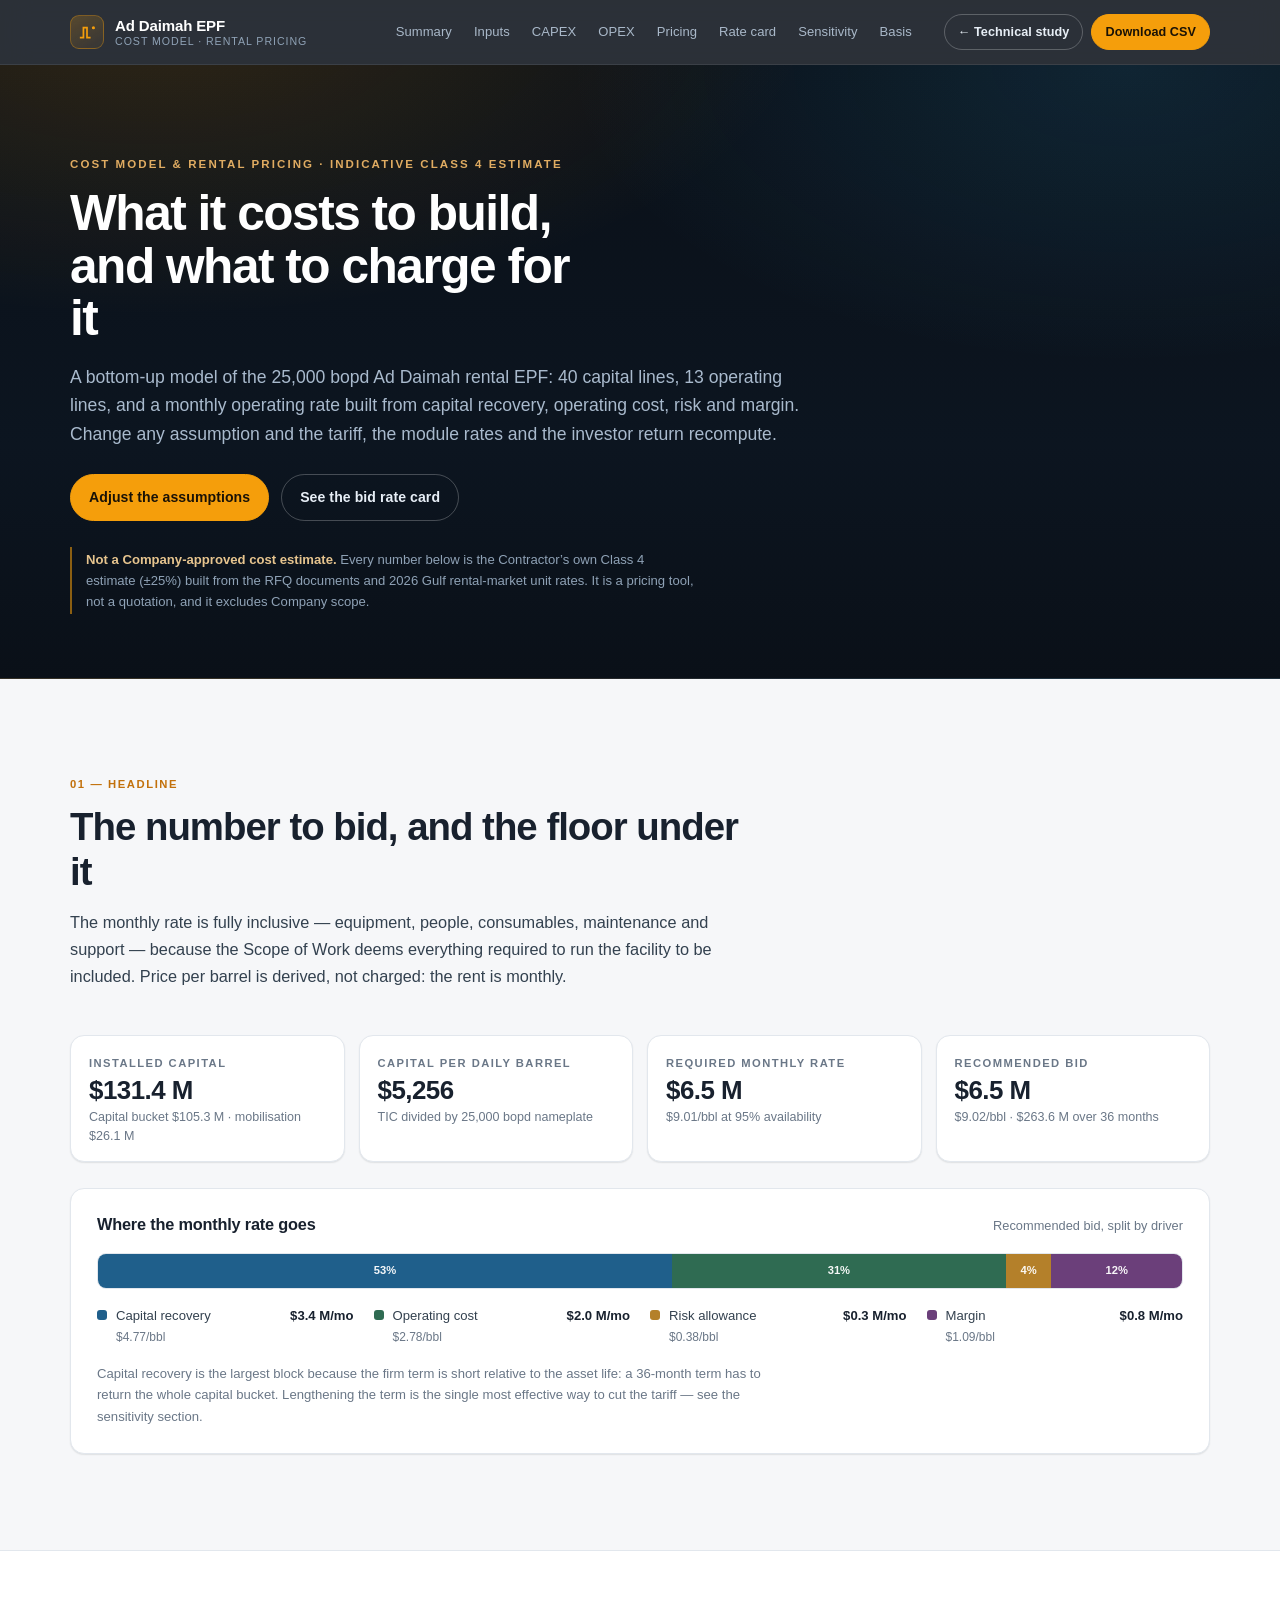
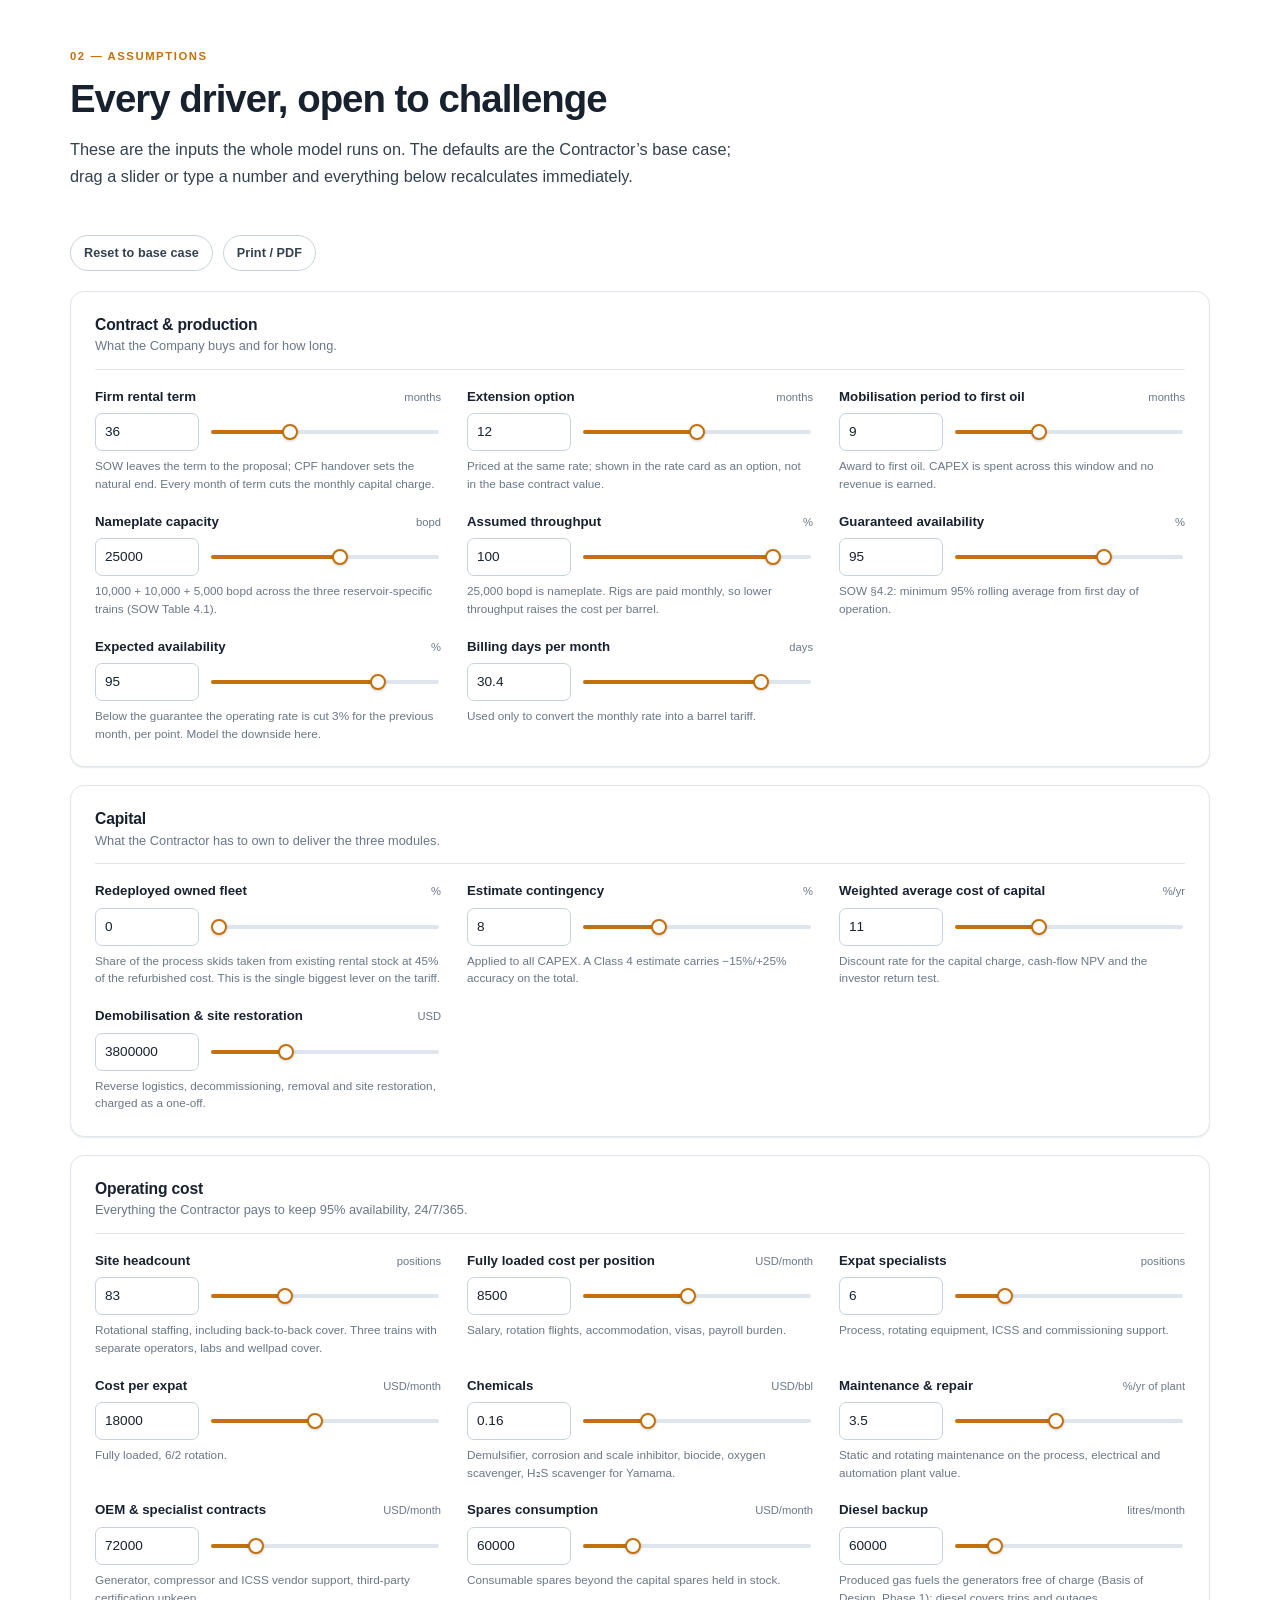
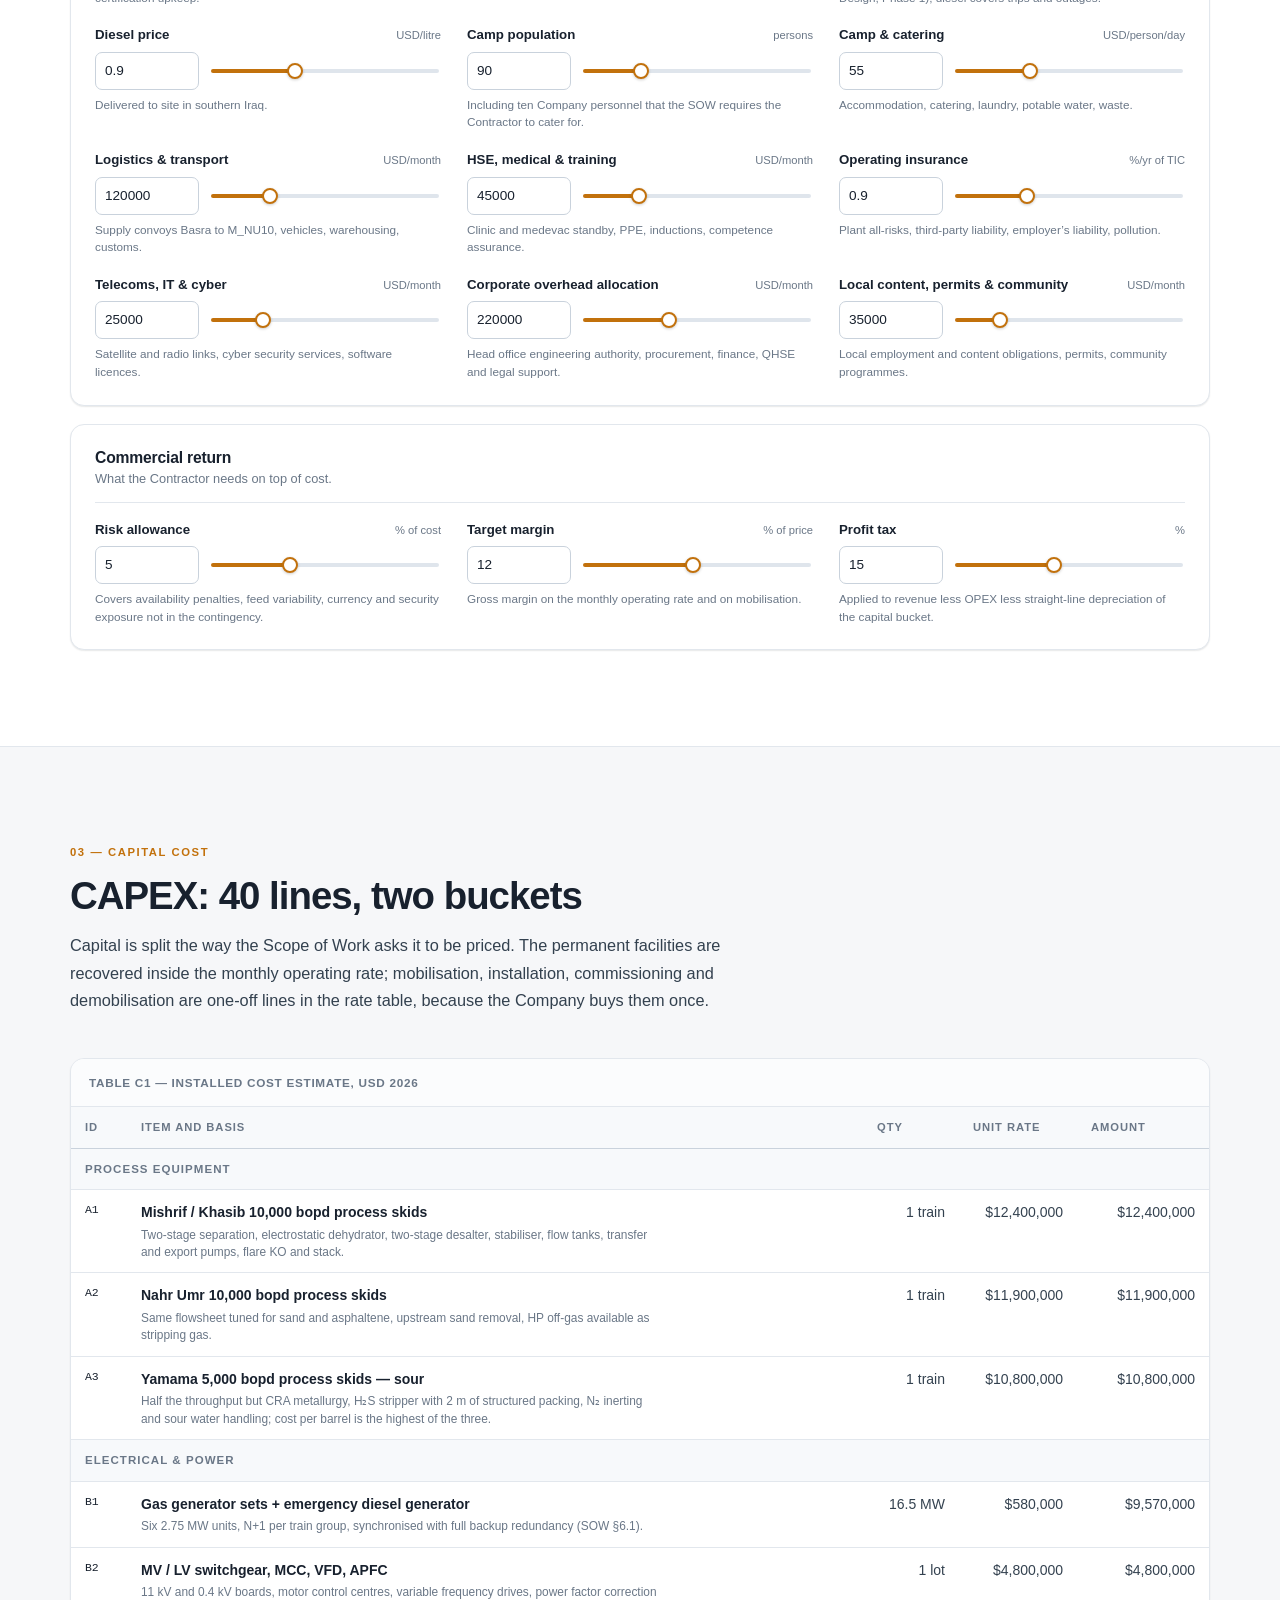
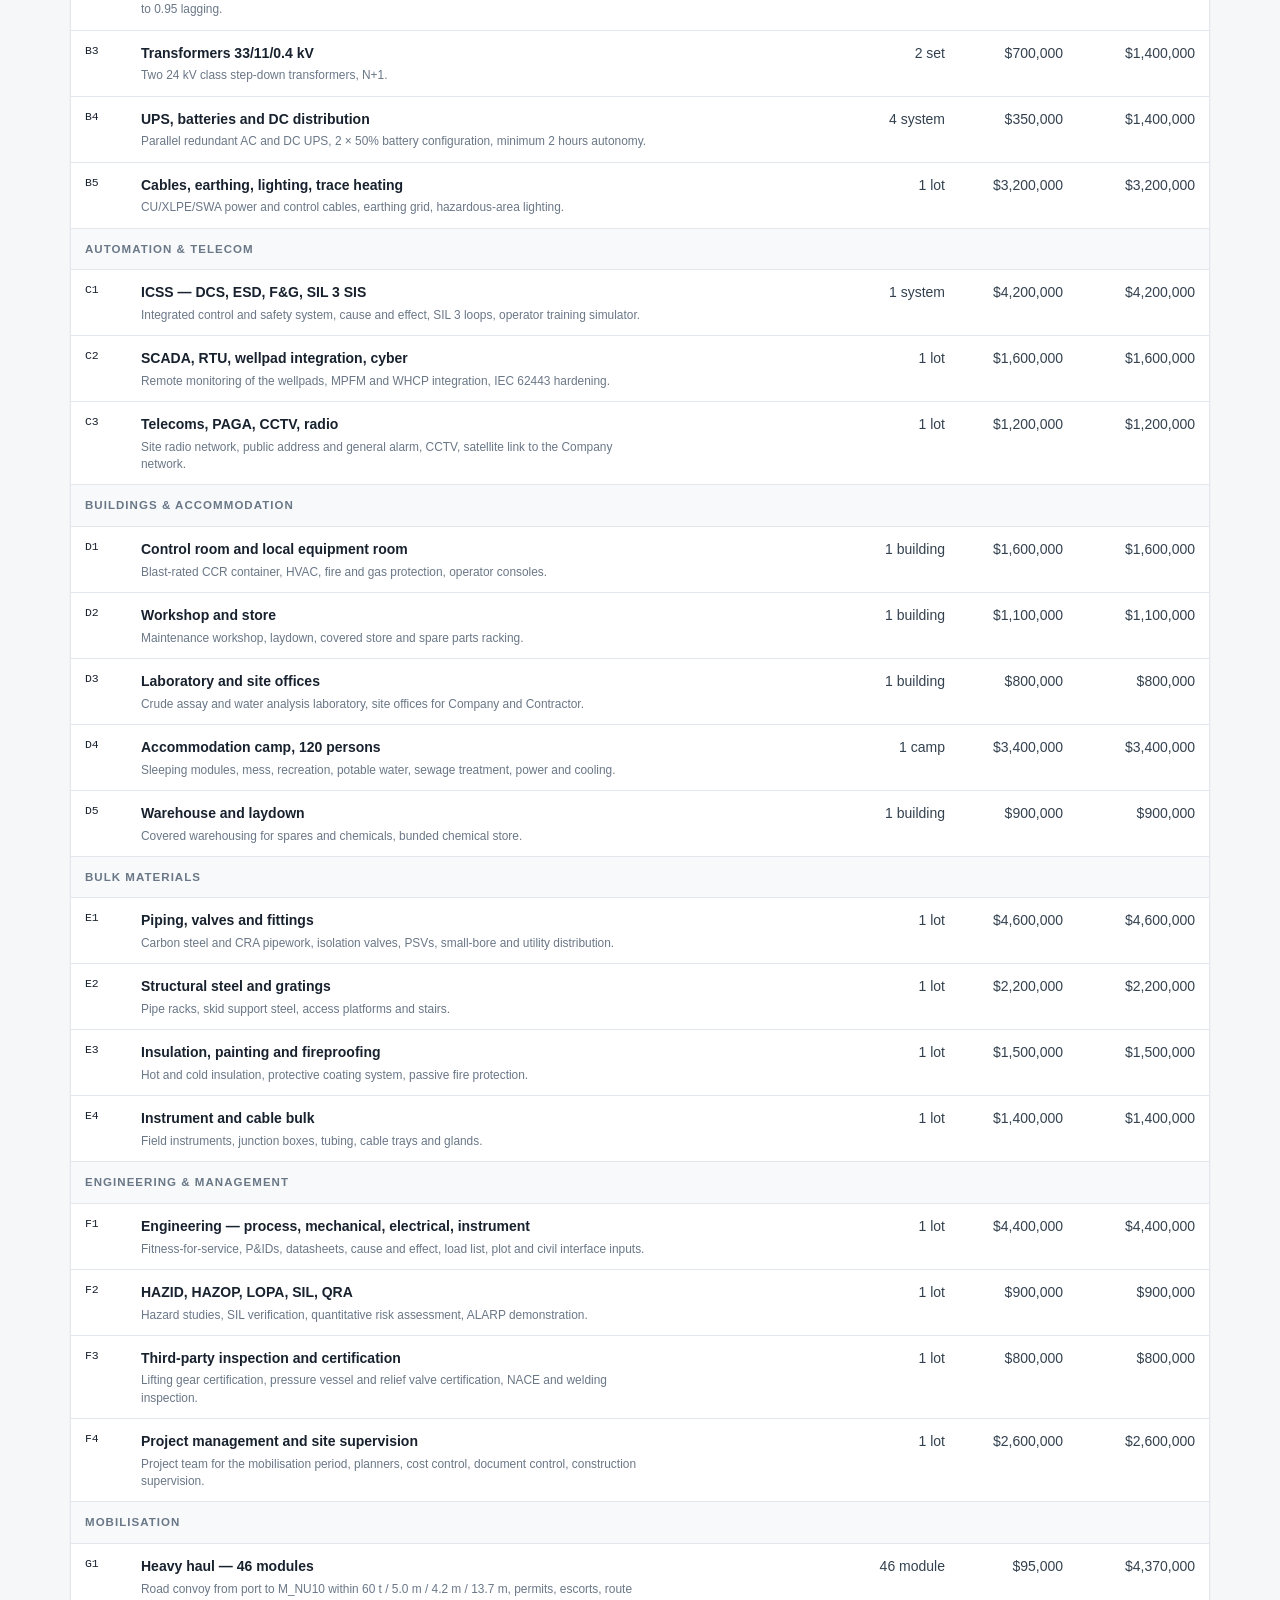
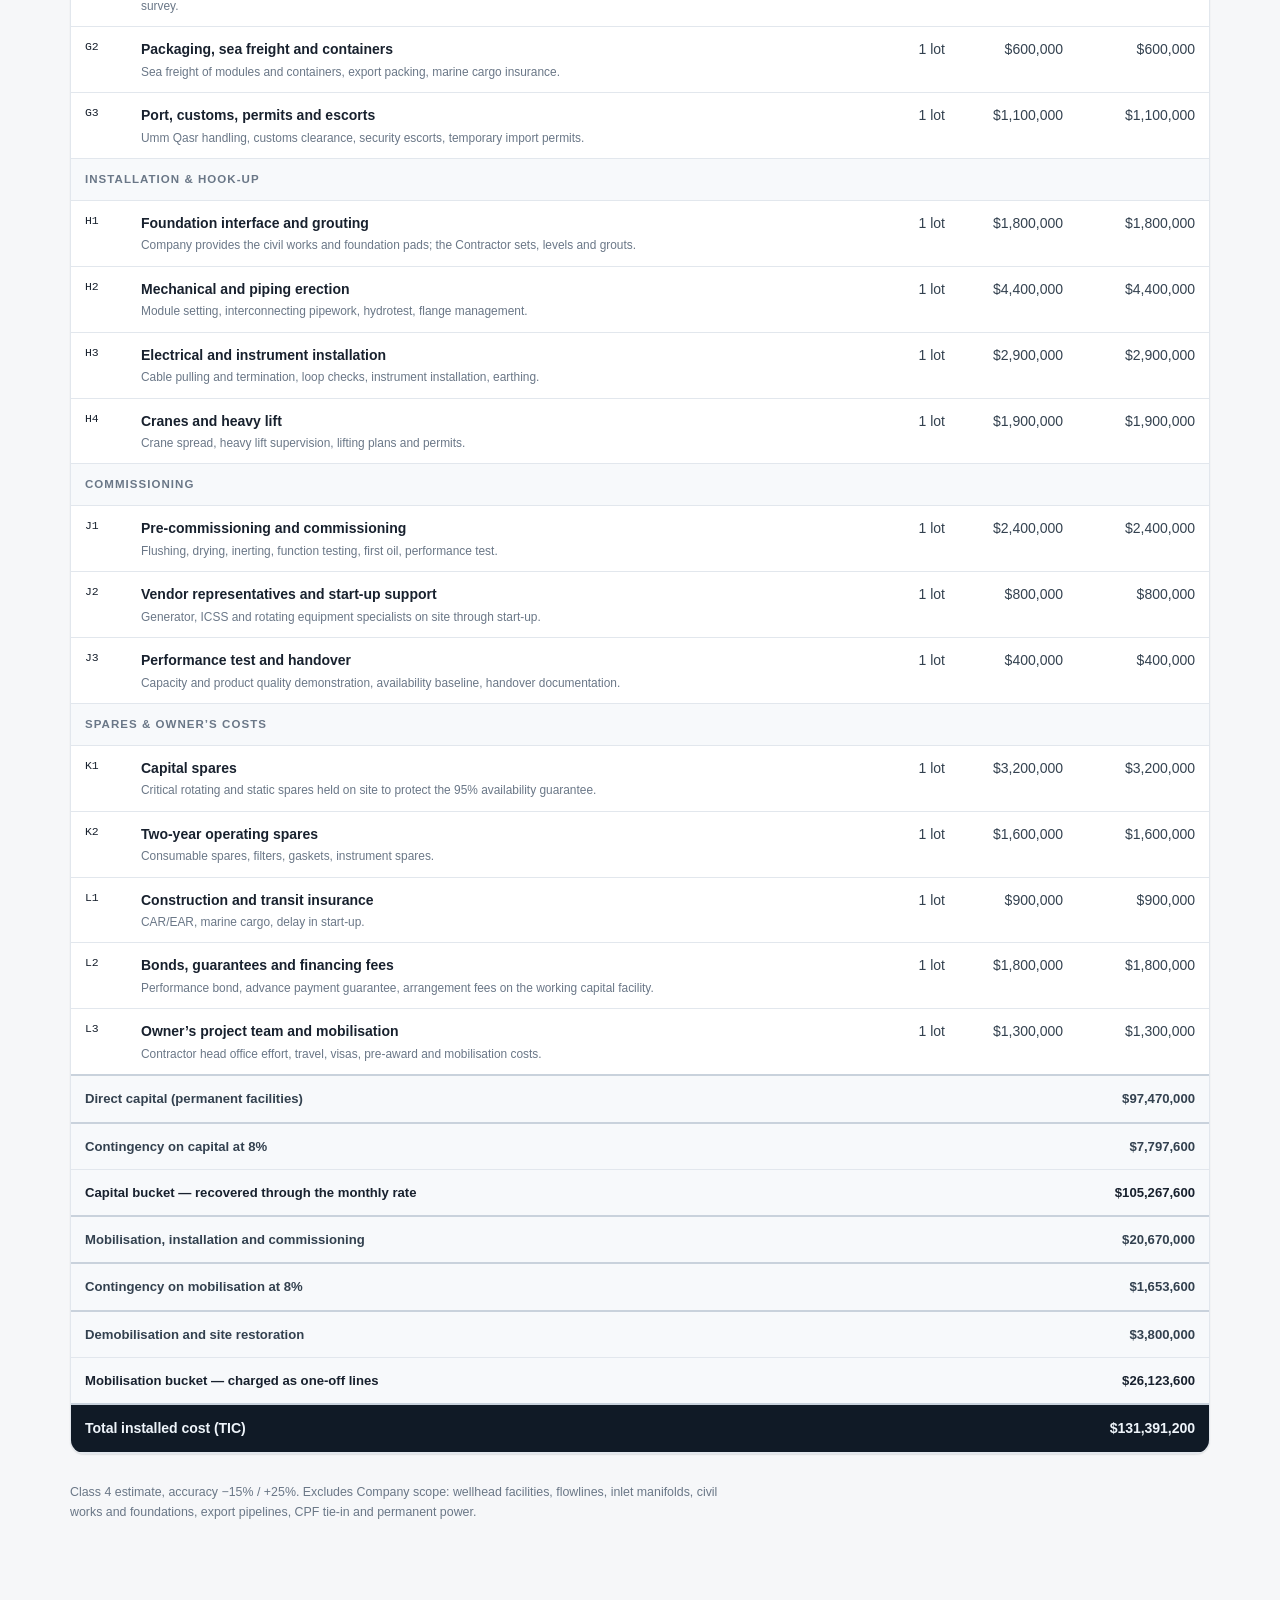
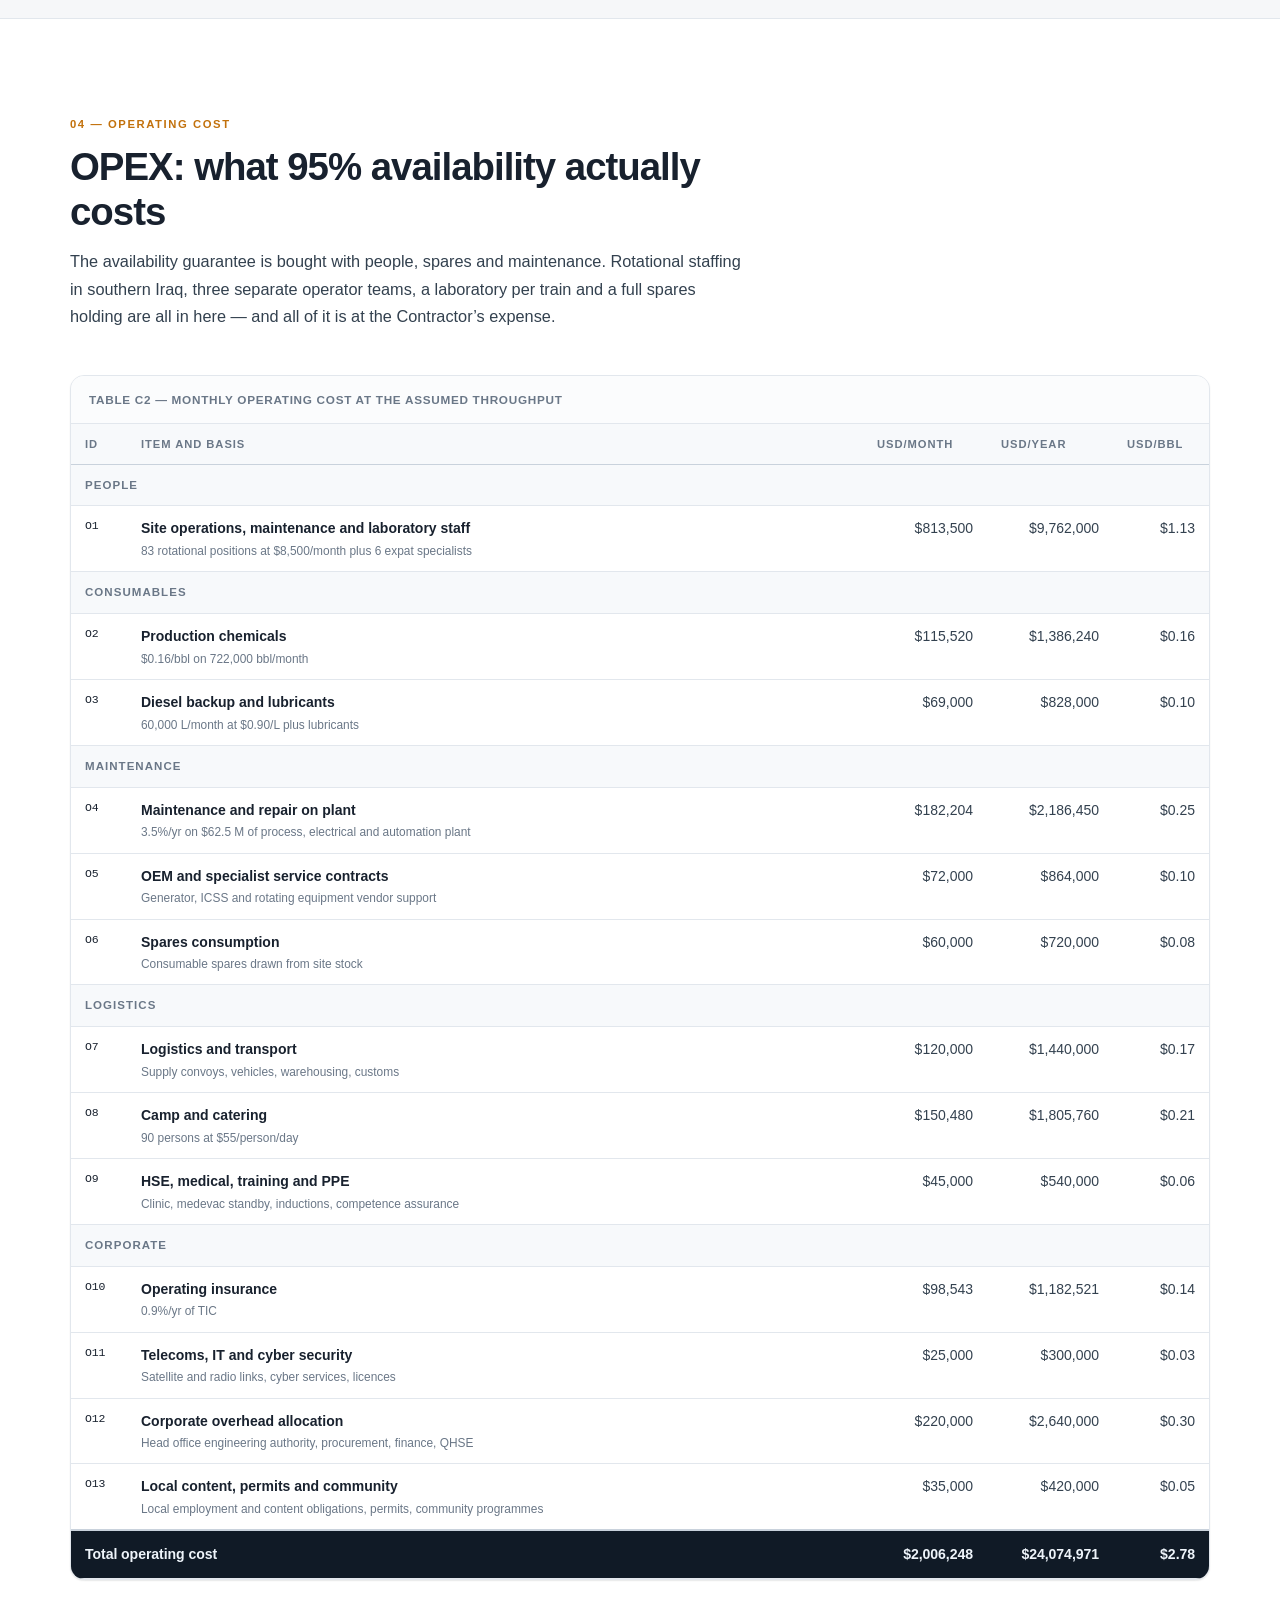
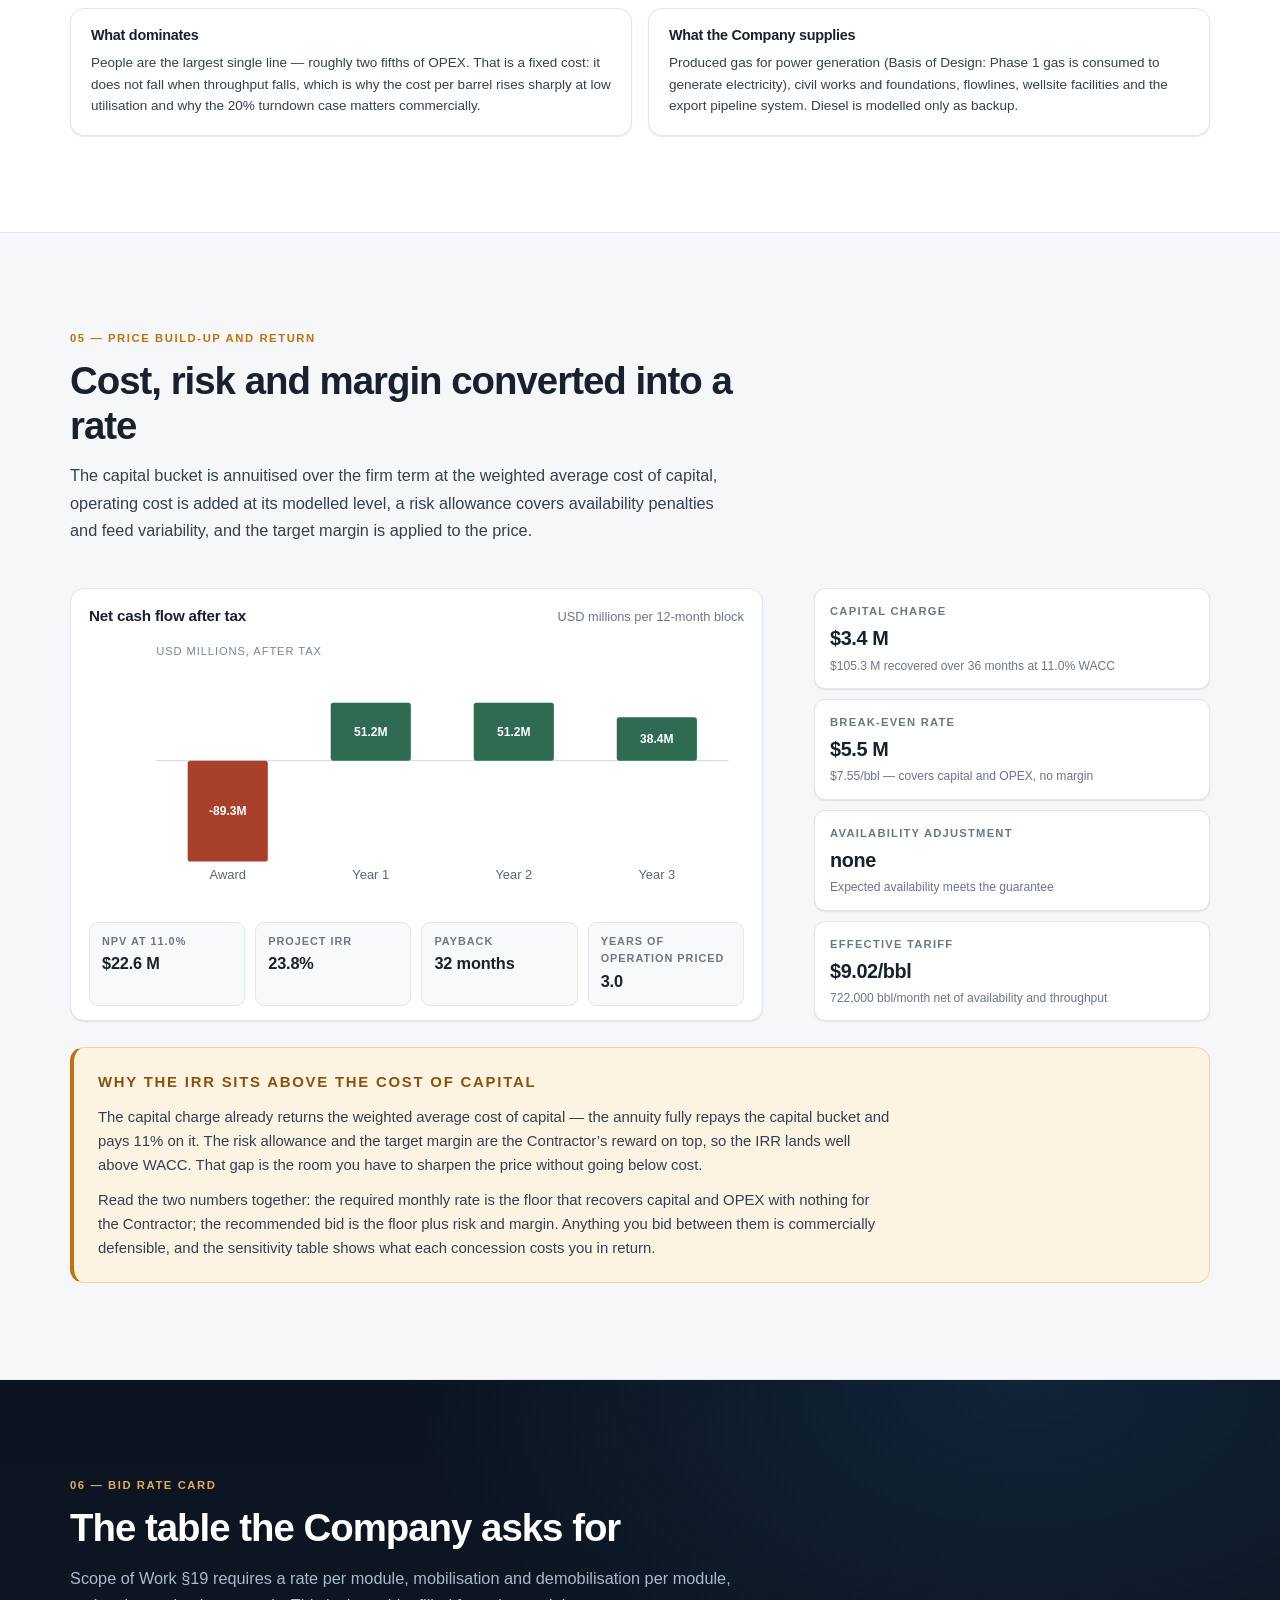
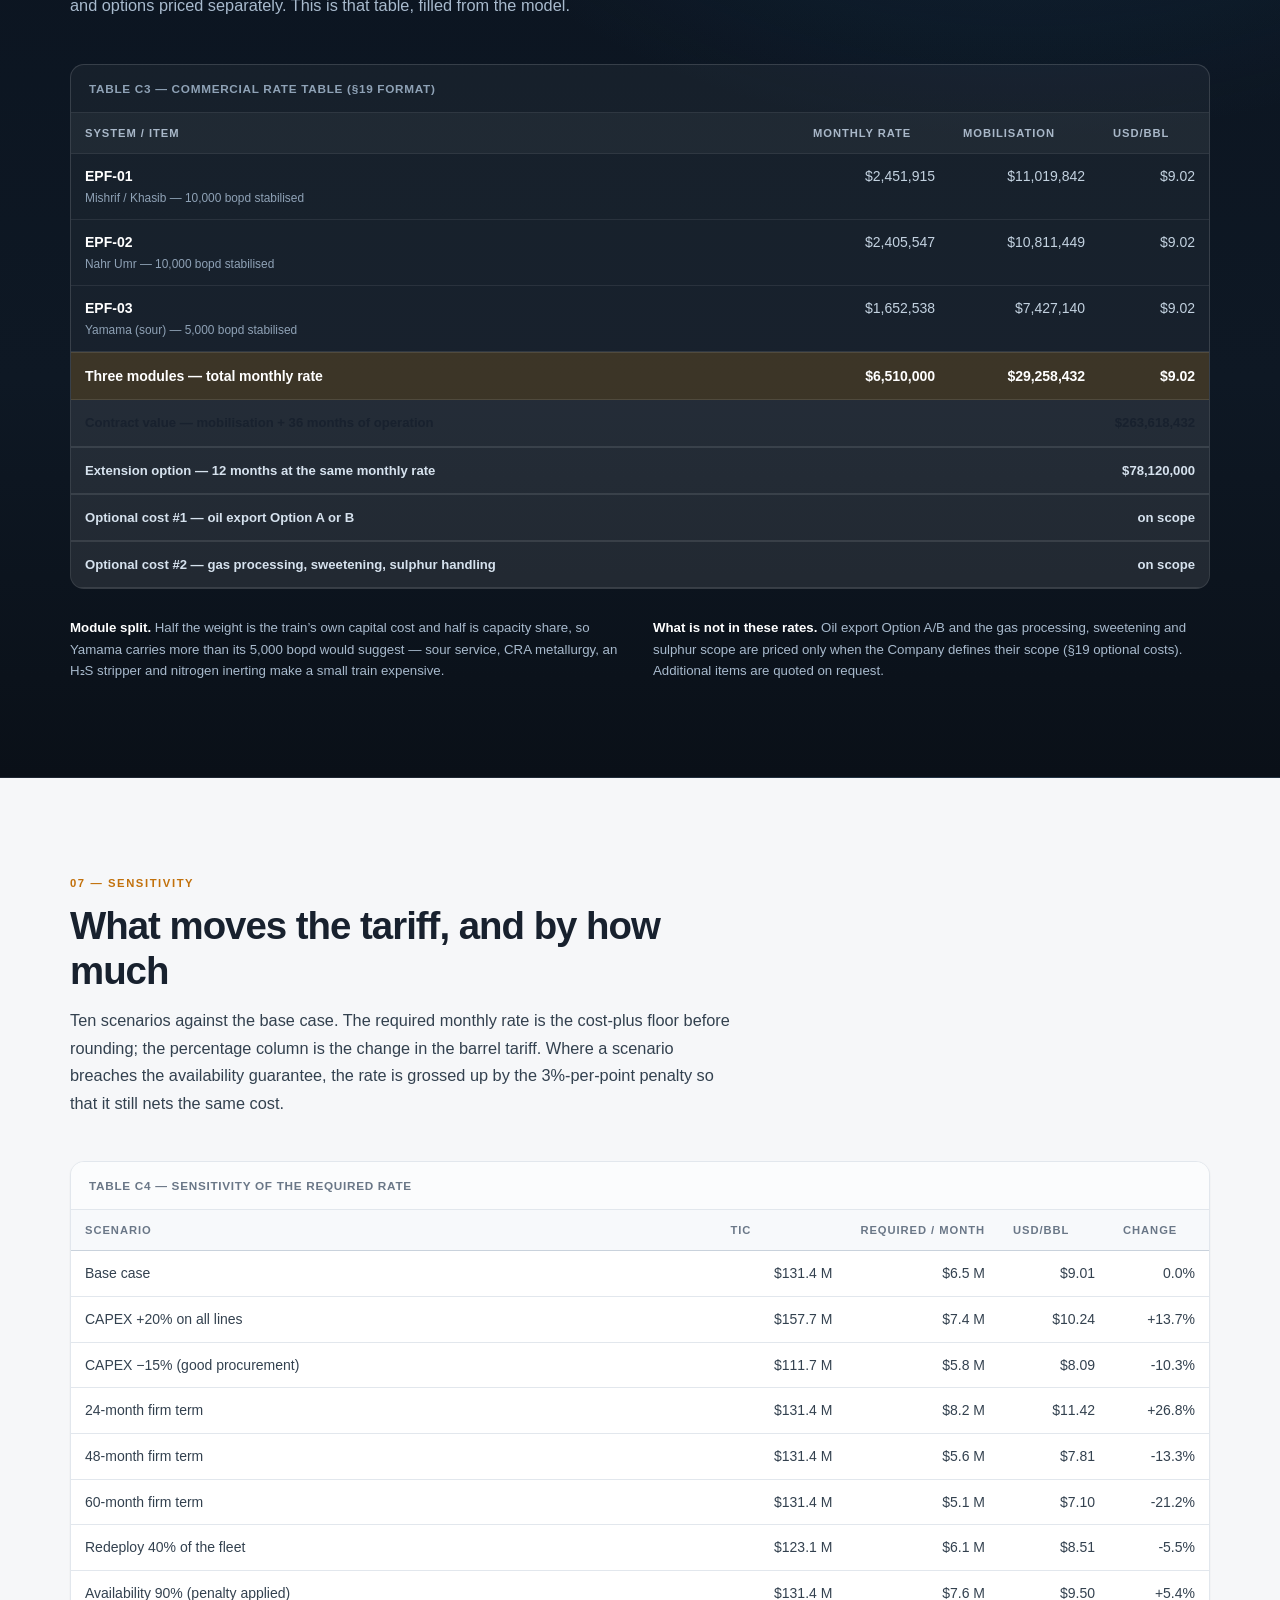
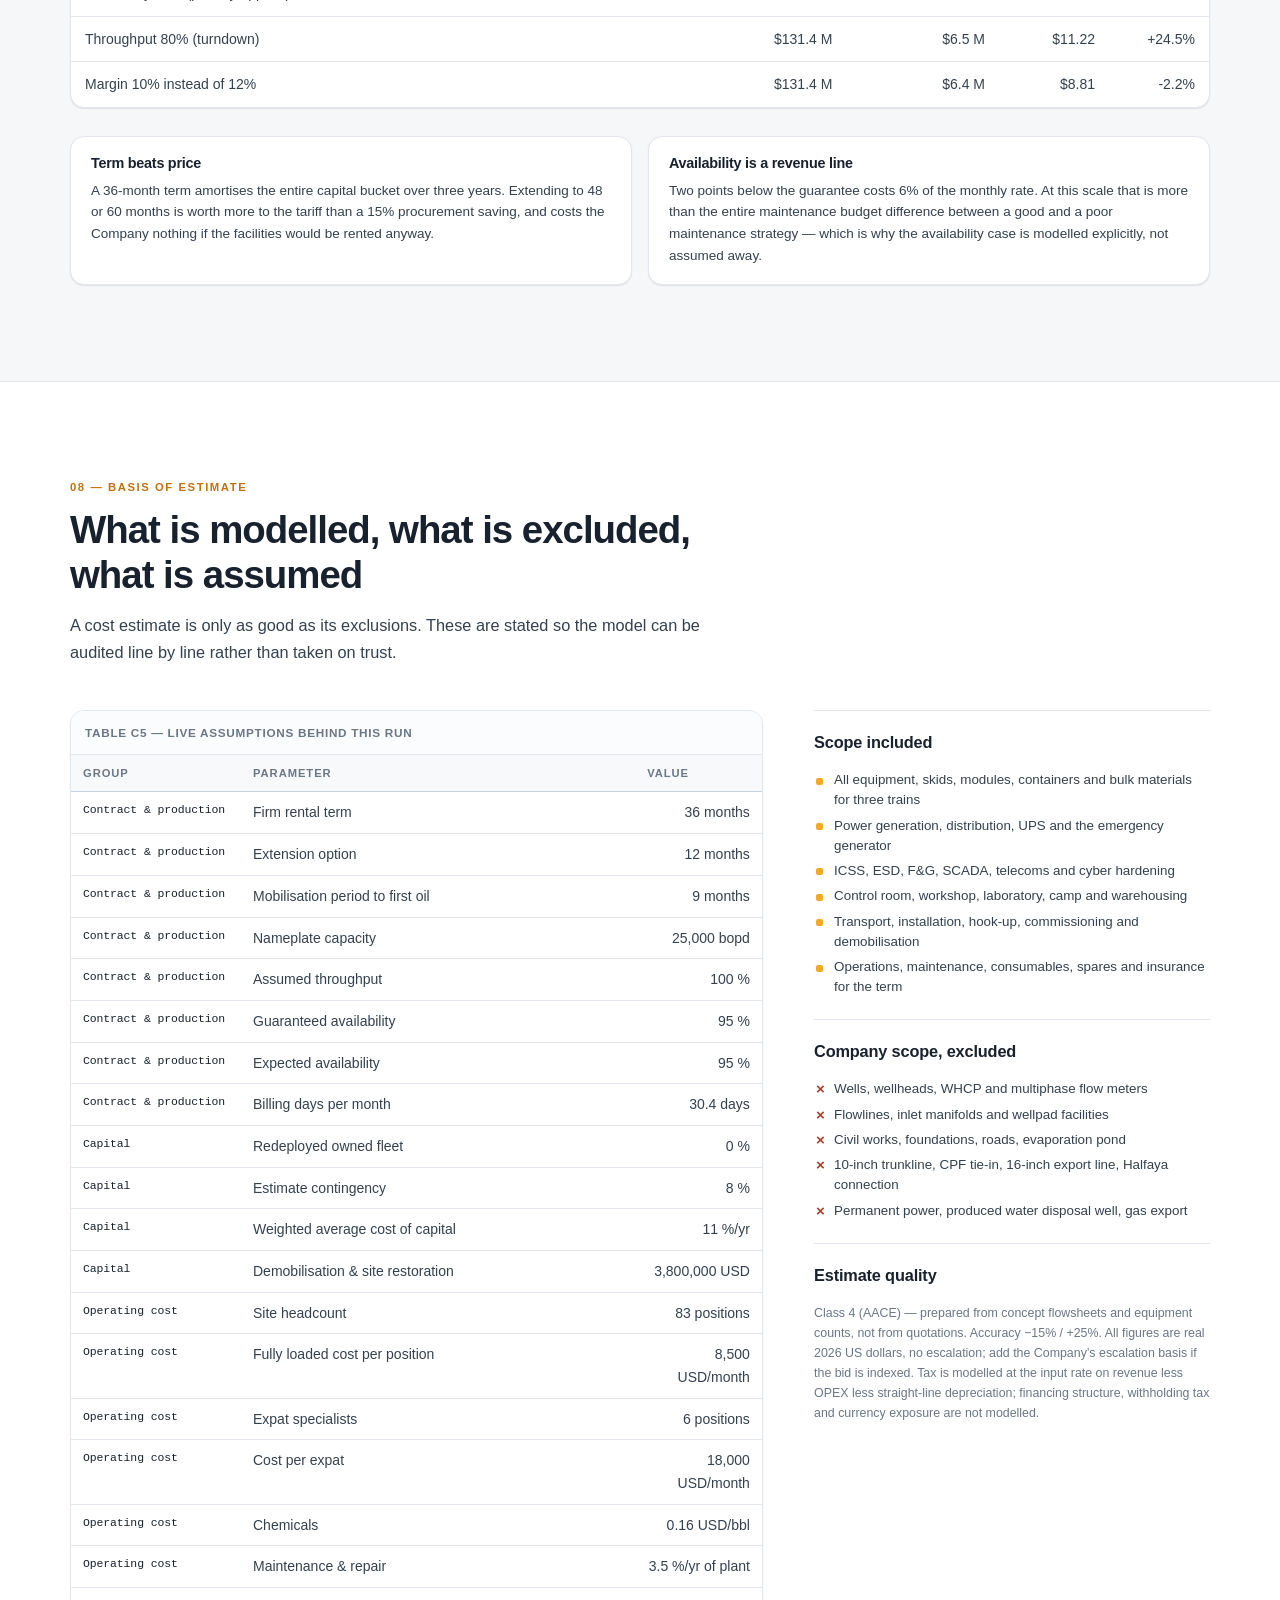
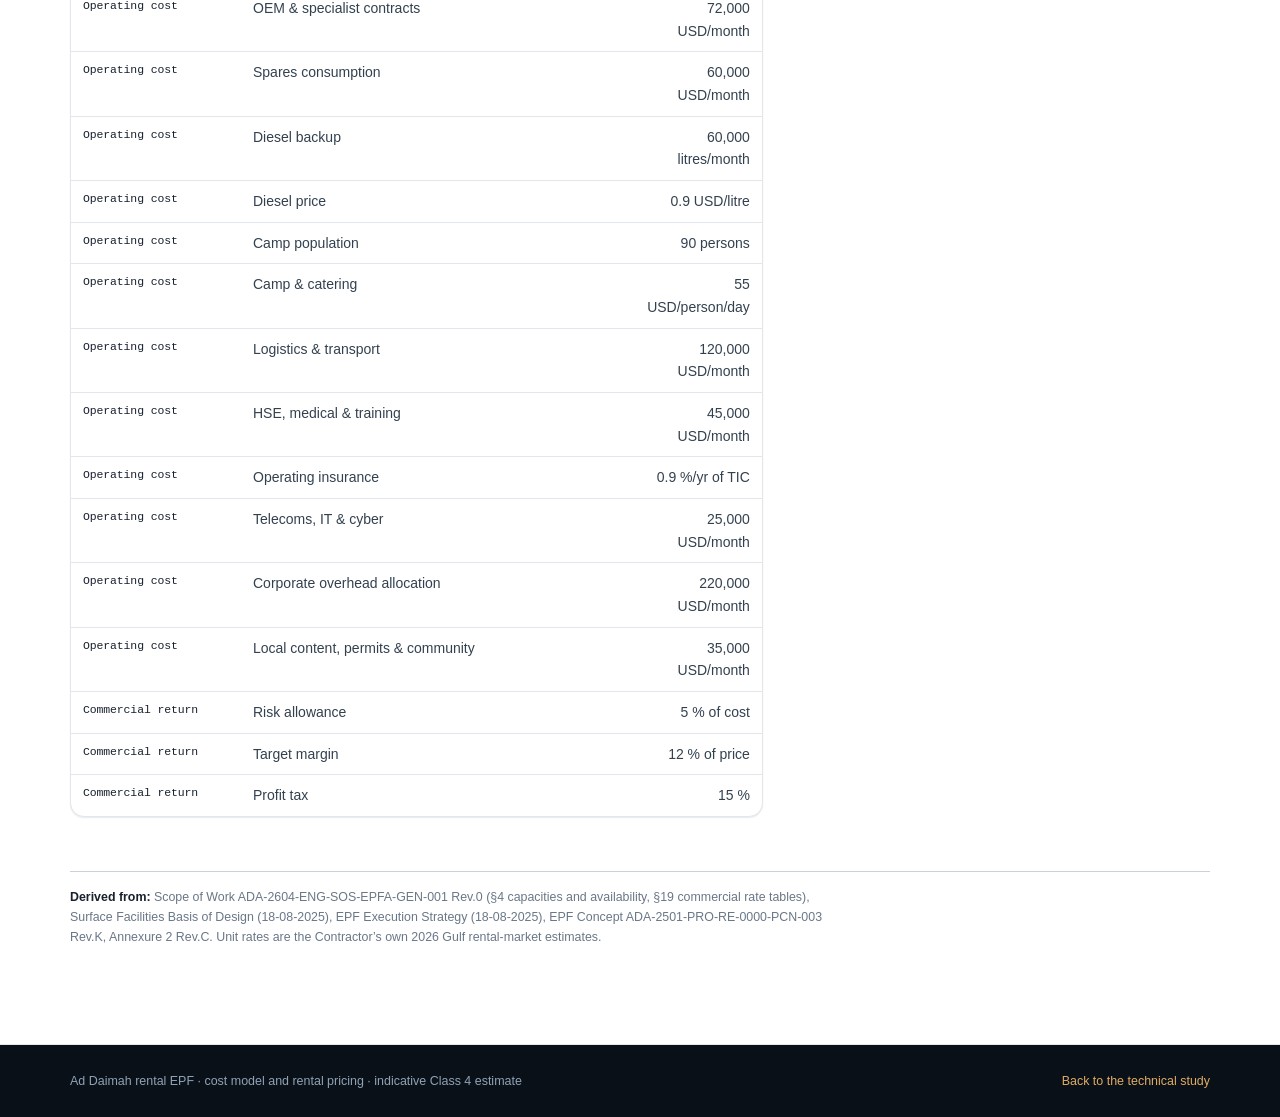
<file: cost-model.html>
<!DOCTYPE html>
<html lang="en">
<head>
<meta charset="utf-8" />
<meta name="viewport" content="width=device-width, initial-scale=1" />
<title>Ad Daimah EPF — Cost model and rental pricing</title>
<meta name="description" content="Bottom-up CAPEX and OPEX model for the 25,000 bopd Ad Daimah rental EPF, with a build-up of the monthly operating rate and module rates." />
<link rel="icon" href="data:image/svg+xml,%3Csvg xmlns='http://www.w3.org/2000/svg' viewBox='0 0 32 32'%3E%3Crect width='32' height='32' rx='6' fill='%230d1117'/%3E%3Cpath d='M7 22h6V10h6v12h6' stroke='%23f59e0b' stroke-width='2.5' fill='none'/%3E%3C/svg%3E" />
<link rel="stylesheet" href="assets/css/styles.css" />
<link rel="stylesheet" href="assets/css/cost.css" />
</head>
<body class="cm-body">

<a class="skip" href="#main">Skip to content</a>

<header class="topbar">
  <div class="wrap topbar-in">
    <a class="brand" href="index.html">
      <span class="brand-mark" aria-hidden="true">
        <svg viewBox="0 0 28 28"><path d="M4 22h5V8h5v14h5" fill="none" stroke="currentColor" stroke-width="2.4"/><circle cx="23" cy="8" r="2.2" fill="currentColor"/></svg>
      </span>
      <span class="brand-txt"><strong>Ad Daimah EPF</strong><small>Cost model · rental pricing</small></span>
    </a>
    <nav class="nav" id="nav" aria-label="Page">
      <a href="#headline">Summary</a>
      <a href="#inputs">Inputs</a>
      <a href="#capex">CAPEX</a>
      <a href="#opex">OPEX</a>
      <a href="#price">Pricing</a>
      <a href="#ratecard">Rate card</a>
      <a href="#sensitivity">Sensitivity</a>
      <a href="#basis">Basis</a>
    </nav>
    <div class="topbar-actions">
      <a class="btn btn-outline btn-sm" href="index.html">&larr; Technical study</a>
      <button class="btn btn-primary btn-sm" id="cmDownload" type="button">Download CSV</button>
      <button class="nav-toggle" id="navToggle" type="button" aria-label="Menu" aria-expanded="false">
        <span></span><span></span><span></span>
      </button>
    </div>
  </div>
</header>

<main id="main">

  <!-- ============================================================ hero -->
  <section class="cm-hero">
    <div class="wrap">
      <p class="cm-kicker">Cost model &amp; rental pricing · indicative Class 4 estimate</p>
      <h1>What it costs to build, and what to charge for it</h1>
      <p class="cm-lede">
        A bottom-up model of the 25,000 bopd Ad Daimah rental EPF: 40 capital lines, 13 operating
        lines, and a monthly operating rate built from capital recovery, operating cost, risk and
        margin. Change any assumption and the tariff, the module rates and the investor return
        recompute.
      </p>
      <div class="cm-hero-actions">
        <a class="btn btn-primary" href="#inputs">Adjust the assumptions</a>
        <a class="btn btn-outline" href="#ratecard">See the bid rate card</a>
      </div>
      <p class="cm-disclaimer">
        <strong>Not a Company-approved cost estimate.</strong> Every number below is the Contractor’s
        own Class 4 estimate (±25%) built from the RFQ documents and 2026 Gulf rental-market unit
        rates. It is a pricing tool, not a quotation, and it excludes Company scope.
      </p>
    </div>
  </section>

  <!-- ========================================================= headline -->
  <section class="sec" id="headline">
    <div class="wrap">
      <header class="sec-head">
        <p class="kicker">01 — Headline</p>
        <h2>The number to bid, and the floor under it</h2>
        <p class="sec-lede">
          The monthly rate is fully inclusive — equipment, people, consumables, maintenance and
          support — because the Scope of Work deems everything required to run the facility to be
          included. Price per barrel is derived, not charged: the rent is monthly.
        </p>
      </header>

      <div class="cm-kpis" id="cmKpis"></div>

      <div class="cm-price-card">
        <div class="cm-price-head">
          <h3>Where the monthly rate goes</h3>
          <span class="cm-muted">Recommended bid, split by driver</span>
        </div>
        <div class="cm-bar" id="priceBar" role="img" aria-label="Split of the monthly rate between capital recovery, operating cost, risk allowance and margin"></div>
        <div class="cm-legend" id="priceLegend"></div>
        <p class="cm-price-note">
          Capital recovery is the largest block because the firm term is short relative to the asset
          life: a 36-month term has to return the whole capital bucket. Lengthening the term is the
          single most effective way to cut the tariff — see the sensitivity section.
        </p>
      </div>
    </div>
  </section>

  <!-- =========================================================== inputs -->
  <section class="sec sec-alt" id="inputs">
    <div class="wrap">
      <header class="sec-head">
        <p class="kicker">02 — Assumptions</p>
        <h2>Every driver, open to challenge</h2>
        <p class="sec-lede">
          These are the inputs the whole model runs on. The defaults are the Contractor’s base case;
          drag a slider or type a number and everything below recalculates immediately.
        </p>
      </header>

      <div class="cm-actions">
        <button class="btn btn-ghost btn-sm" type="button" id="cmReset">Reset to base case</button>
        <button class="btn btn-ghost btn-sm" type="button" id="cmPrint">Print / PDF</button>
      </div>

      <div id="cmInputs" class="cm-inputs-wrap"></div>
    </div>
  </section>

  <!-- ============================================================ capex -->
  <section class="sec" id="capex">
    <div class="wrap">
      <header class="sec-head">
        <p class="kicker">03 — Capital cost</p>
        <h2>CAPEX: 40 lines, two buckets</h2>
        <p class="sec-lede">
          Capital is split the way the Scope of Work asks it to be priced. The permanent facilities
          are recovered inside the monthly operating rate; mobilisation, installation, commissioning
          and demobilisation are one-off lines in the rate table, because the Company buys them once.
        </p>
      </header>

      <div class="tbl-wrap">
        <table class="tbl cm-tbl">
          <caption>Table C1 — Installed cost estimate, USD 2026</caption>
          <thead>
            <tr><th style="width:56px">ID</th><th>Item and basis</th><th class="num" style="width:96px">Qty</th><th class="num cm-hide-sm" style="width:118px">Unit rate</th><th class="num" style="width:132px">Amount</th></tr>
          </thead>
          <tbody id="capexBody"></tbody>
          <tfoot id="capexFoot"></tfoot>
        </table>
      </div>
      <p class="cm-fine" id="capexNote"></p>
    </div>
  </section>

  <!-- ============================================================= opex -->
  <section class="sec sec-alt" id="opex">
    <div class="wrap">
      <header class="sec-head">
        <p class="kicker">04 — Operating cost</p>
        <h2>OPEX: what 95% availability actually costs</h2>
        <p class="sec-lede">
          The availability guarantee is bought with people, spares and maintenance. Rotational
          staffing in southern Iraq, three separate operator teams, a laboratory per train and a
          full spares holding are all in here — and all of it is at the Contractor’s expense.
        </p>
      </header>

      <div class="tbl-wrap">
        <table class="tbl cm-tbl">
          <caption>Table C2 — Monthly operating cost at the assumed throughput</caption>
          <thead>
            <tr><th style="width:56px">ID</th><th>Item and basis</th><th class="num" style="width:124px">USD/month</th><th class="num cm-hide-sm" style="width:126px">USD/year</th><th class="num" style="width:96px">USD/bbl</th></tr>
          </thead>
          <tbody id="opexBody"></tbody>
          <tfoot id="opexFoot"></tfoot>
        </table>
      </div>

      <div class="cm-split">
        <div class="cm-split-card">
          <h4>What dominates</h4>
          <p>People are the largest single line — roughly two fifths of OPEX. That is a fixed cost: it
            does not fall when throughput falls, which is why the cost per barrel rises sharply at low
            utilisation and why the 20% turndown case matters commercially.</p>
        </div>
        <div class="cm-split-card">
          <h4>What the Company supplies</h4>
          <p>Produced gas for power generation (Basis of Design: Phase 1 gas is consumed to generate
            electricity), civil works and foundations, flowlines, wellsite facilities and the export
            pipeline system. Diesel is modelled only as backup.</p>
        </div>
      </div>
    </div>
  </section>

  <!-- ============================================================ price -->
  <section class="sec" id="price">
    <div class="wrap">
      <header class="sec-head">
        <p class="kicker">05 — Price build-up and return</p>
        <h2>Cost, risk and margin converted into a rate</h2>
        <p class="sec-lede">
          The capital bucket is annuitised over the firm term at the weighted average cost of capital,
          operating cost is added at its modelled level, a risk allowance covers availability
          penalties and feed variability, and the target margin is applied to the price.
        </p>
      </header>

      <div class="grid-2 grid-wide-left">
        <div class="cm-chart-card">
          <div class="cm-chart-head">
            <h3>Net cash flow after tax</h3>
            <span class="cm-muted">USD millions per 12-month block</span>
          </div>
          <svg id="cashChart" viewBox="0 0 760 300" role="img" aria-label="Annual net cash flow chart"></svg>
          <div class="cm-stats" id="cashStats"></div>
        </div>

        <div class="cm-facts" id="priceNotes"></div>
      </div>

      <div class="callout callout-warn cm-callout">
        <p class="callout-h">Why the IRR sits above the cost of capital</p>
        <p>
          The capital charge already returns the weighted average cost of capital — the annuity fully
          repays the capital bucket and pays 11% on it. The risk allowance and the target margin are
          the Contractor’s reward on top, so the IRR lands well above WACC. That gap is the room you
          have to sharpen the price without going below cost.
        </p>
        <p>
          Read the two numbers together: the required monthly rate is the floor that recovers capital
          and OPEX with nothing for the Contractor; the recommended bid is the floor plus risk and
          margin. Anything you bid between them is commercially defensible, and the sensitivity table
          shows what each concession costs you in return.
        </p>
      </div>
    </div>
  </section>

  <!-- ========================================================= rate card -->
  <section class="sec sec-dark" id="ratecard">
    <div class="wrap">
      <header class="sec-head">
        <p class="kicker">06 — Bid rate card</p>
        <h2>The table the Company asks for</h2>
        <p class="sec-lede">
          Scope of Work §19 requires a rate per module, mobilisation and demobilisation per module,
          and options priced separately. This is that table, filled from the model.
        </p>
      </header>

      <div class="tbl-wrap cm-tbl-dark">
        <table class="tbl cm-tbl">
          <caption>Table C3 — Commercial rate table (§19 format)</caption>
          <thead>
            <tr><th>System / item</th><th class="num" style="width:150px">Monthly rate</th><th class="num" style="width:150px">Mobilisation</th><th class="num" style="width:110px">USD/bbl</th></tr>
          </thead>
          <tbody id="rateCardBody"></tbody>
          <tfoot id="rateCardFoot"></tfoot>
        </table>
      </div>

      <div class="cm-rc-notes">
        <p><strong>Module split.</strong> Half the weight is the train’s own capital cost and half is
          capacity share, so Yamama carries more than its 5,000 bopd would suggest — sour service,
          CRA metallurgy, an H₂S stripper and nitrogen inerting make a small train expensive.</p>
        <p><strong>What is not in these rates.</strong> Oil export Option A/B and the gas processing,
          sweetening and sulphur scope are priced only when the Company defines their scope (§19
          optional costs). Additional items are quoted on request.</p>
      </div>
    </div>
  </section>

  <!-- ======================================================== sensitivity -->
  <section class="sec" id="sensitivity">
    <div class="wrap">
      <header class="sec-head">
        <p class="kicker">07 — Sensitivity</p>
        <h2>What moves the tariff, and by how much</h2>
        <p class="sec-lede">
          Ten scenarios against the base case. The required monthly rate is the cost-plus floor
          before rounding; the percentage column is the change in the barrel tariff. Where a scenario
          breaches the availability guarantee, the rate is grossed up by the 3%-per-point penalty so
          that it still nets the same cost.
        </p>
      </header>

      <div class="tbl-wrap">
        <table class="tbl cm-tbl">
          <caption>Table C4 — Sensitivity of the required rate</caption>
          <thead>
            <tr><th>Scenario</th><th class="num" style="width:130px">TIC</th><th class="num" style="width:150px">Required / month</th><th class="num" style="width:110px">USD/bbl</th><th class="num" style="width:100px">Change</th></tr>
          </thead>
          <tbody id="sensBody"></tbody>
        </table>
      </div>

      <div class="cm-split">
        <div class="cm-split-card">
          <h4>Term beats price</h4>
          <p>A 36-month term amortises the entire capital bucket over three years. Extending to 48 or
            60 months is worth more to the tariff than a 15% procurement saving, and costs the Company
            nothing if the facilities would be rented anyway.</p>
        </div>
        <div class="cm-split-card">
          <h4>Availability is a revenue line</h4>
          <p>Two points below the guarantee costs 6% of the monthly rate. At this scale that is more
            than the entire maintenance budget difference between a good and a poor maintenance
            strategy — which is why the availability case is modelled explicitly, not assumed away.</p>
        </div>
      </div>
    </div>
  </section>

  <!-- ============================================================= basis -->
  <section class="sec sec-alt" id="basis">
    <div class="wrap">
      <header class="sec-head">
        <p class="kicker">08 — Basis of estimate</p>
        <h2>What is modelled, what is excluded, what is assumed</h2>
        <p class="sec-lede">
          A cost estimate is only as good as its exclusions. These are stated so the model can be
          audited line by line rather than taken on trust.
        </p>
      </header>

      <div class="grid-2 grid-wide-left">
        <div class="tbl-wrap">
          <table class="tbl tbl-compact">
            <caption>Table C5 — Live assumptions behind this run</caption>
            <thead><tr><th style="width:170px">Group</th><th>Parameter</th><th class="num" style="width:120px">Value</th></tr></thead>
            <tbody id="assumpBody"></tbody>
          </table>
        </div>

        <div class="cm-basis-list">
          <h3 class="h3-rule">Scope included</h3>
          <ul class="tick">
            <li>All equipment, skids, modules, containers and bulk materials for three trains</li>
            <li>Power generation, distribution, UPS and the emergency generator</li>
            <li>ICSS, ESD, F&amp;G, SCADA, telecoms and cyber hardening</li>
            <li>Control room, workshop, laboratory, camp and warehousing</li>
            <li>Transport, installation, hook-up, commissioning and demobilisation</li>
            <li>Operations, maintenance, consumables, spares and insurance for the term</li>
          </ul>

          <h3 class="h3-rule">Company scope, excluded</h3>
          <ul class="xmark">
            <li>Wells, wellheads, WHCP and multiphase flow meters</li>
            <li>Flowlines, inlet manifolds and wellpad facilities</li>
            <li>Civil works, foundations, roads, evaporation pond</li>
            <li>10-inch trunkline, CPF tie-in, 16-inch export line, Halfaya connection</li>
            <li>Permanent power, produced water disposal well, gas export</li>
          </ul>

          <h3 class="h3-rule">Estimate quality</h3>
          <p class="cm-fine">
            Class 4 (AACE) — prepared from concept flowsheets and equipment counts, not from
            quotations. Accuracy −15% / +25%. All figures are real 2026 US dollars, no escalation;
            add the Company’s escalation basis if the bid is indexed. Tax is modelled at the input
            rate on revenue less OPEX less straight-line depreciation; financing structure, withholding
            tax and currency exposure are not modelled.
          </p>
        </div>
      </div>

      <div class="cm-sources">
        <p><strong>Derived from:</strong> Scope of Work ADA-2604-ENG-SOS-EPFA-GEN-001 Rev.0 (§4 capacities and availability, §19 commercial rate tables), Surface Facilities Basis of Design (18-08-2025), EPF Execution Strategy (18-08-2025), EPF Concept ADA-2501-PRO-RE-0000-PCN-003 Rev.K, Annexure 2 Rev.C. Unit rates are the Contractor’s own 2026 Gulf rental-market estimates.</p>
      </div>
    </div>
  </section>

</main>

<footer class="cm-foot">
  <div class="wrap cm-foot-in">
    <p>Ad Daimah rental EPF · cost model and rental pricing · indicative Class 4 estimate</p>
    <p><a href="index.html">Back to the technical study</a></p>
  </div>
</footer>

<script src="assets/js/cost.js"></script>
</body>
</html>
</file>
<file: assets/css/styles.css>
/* ==========================================================================
   Ad Daimah Rental EPF — technical study site
   Hand-written CSS, no build step, no framework.
   ========================================================================== */

:root{
  --ink:#0a1018;
  --ink-2:#101a26;
  --ink-3:#16222f;
  --paper:#f6f7f9;
  --surface:#ffffff;
  --line:#e2e7ed;
  --line-2:#c9d2dc;
  --text:#18212e;
  --text-2:#33414f;
  --muted:#6a7787;
  --amber:#c2710c;
  --amber-bright:#f59e0b;
  --amber-soft:#fdf3e3;
  --steel:#2a4a6b;
  --blue:#1f5f8b;
  --green:#2f6b52;
  --red:#a8402c;
  --radius:14px;
  --radius-sm:8px;
  --shadow-sm:0 1px 2px rgba(16,26,38,.06),0 1px 1px rgba(16,26,38,.04);
  --shadow-md:0 10px 30px -12px rgba(16,26,38,.22);
  --shadow-lg:0 30px 60px -24px rgba(16,26,38,.35);
  --wrap:1220px;
  --mono:"JetBrains Mono","Cascadia Mono",ui-monospace,SFMono-Regular,Consolas,"Liberation Mono",monospace;
  --sans:"Inter",-apple-system,BlinkMacSystemFont,"Segoe UI",Roboto,"Helvetica Neue",Arial,sans-serif;
}

*,*::before,*::after{box-sizing:border-box}

html{
  scroll-behavior:smooth;
  scroll-padding-top:84px;
  -webkit-text-size-adjust:100%;
}

body{
  margin:0;
  font-family:var(--sans);
  font-size:16px;
  line-height:1.62;
  color:var(--text);
  background:var(--paper);
  -webkit-font-smoothing:antialiased;
  font-feature-settings:"kern" 1,"liga" 1;
}

img,svg,canvas{max-width:100%}
h1,h2,h3,h4,h5{margin:0 0 .5em;line-height:1.16;letter-spacing:-.018em;font-weight:650;color:var(--text)}
p{margin:0 0 1em}
a{color:var(--amber);text-decoration:none;text-underline-offset:3px}
a:hover{text-decoration:underline}
strong{font-weight:640;color:var(--text)}
ul,ol{margin:0 0 1em;padding-left:1.15em}
li{margin:.3em 0}
small{font-size:.82em}
em{font-style:italic}

.wrap{width:100%;max-width:var(--wrap);margin:0 auto;padding:0 clamp(18px,4vw,40px)}

.skip{
  position:absolute;left:-9999px;top:0;background:var(--ink);color:#fff;padding:10px 16px;z-index:200;
}
.skip:focus{left:8px;top:8px}

.mono{font-family:var(--mono);font-size:.88em;letter-spacing:-.01em}
.muted{color:var(--muted)}
.small{font-size:.86rem}
.num{text-align:right;font-variant-numeric:tabular-nums}

/* ---------------------------------------------------------------- top bar */

.topbar{
  position:sticky;top:0;z-index:100;
  background:rgba(10,16,24,.86);
  backdrop-filter:blur(14px) saturate(140%);
  border-bottom:1px solid rgba(255,255,255,.08);
  color:#e8eef5;
}
.topbar-in{display:flex;align-items:center;gap:22px;min-height:64px}
.brand{display:flex;align-items:center;gap:11px;color:#eef4fa;text-decoration:none;flex:none}
.brand:hover{text-decoration:none}
.brand-mark{
  display:grid;place-items:center;width:34px;height:34px;border-radius:9px;
  background:linear-gradient(150deg,rgba(245,158,11,.22),rgba(245,158,11,.05));
  border:1px solid rgba(245,158,11,.35);color:var(--amber-bright);
}
.brand-mark svg{width:20px;height:20px}
.brand-txt{display:flex;flex-direction:column;line-height:1.15}
.brand-txt strong{font-size:.94rem;letter-spacing:-.01em;color:#fff}
.brand-txt small{font-size:.665rem;letter-spacing:.09em;text-transform:uppercase;color:#8fa2b6}

.nav{display:flex;gap:2px;margin-left:auto;flex-wrap:nowrap;overflow:auto;scrollbar-width:none}
.nav::-webkit-scrollbar{display:none}
.nav a{
  padding:8px 10px;border-radius:8px;color:#a9b8c9;font-size:.815rem;font-weight:520;
  white-space:nowrap;letter-spacing:.005em;transition:color .15s,background .15s;
}
.nav a:hover{color:#fff;background:rgba(255,255,255,.07);text-decoration:none}
.nav a.active{color:#fff;background:rgba(245,158,11,.15);box-shadow:inset 0 -2px 0 var(--amber-bright)}

.topbar-actions{display:flex;align-items:center;gap:8px;flex:none}

.btn{
  display:inline-flex;align-items:center;justify-content:center;gap:8px;
  padding:11px 18px;border-radius:999px;border:1px solid transparent;
  font:inherit;font-size:.88rem;font-weight:560;letter-spacing:.005em;
  cursor:pointer;text-decoration:none;transition:transform .12s,background .15s,border-color .15s,color .15s;
  white-space:nowrap;
}
.btn:hover{text-decoration:none;transform:translateY(-1px)}
.btn:active{transform:none}
.btn-primary{background:var(--amber-bright);color:#1a1206;border-color:var(--amber-bright)}
.btn-primary:hover{background:#ffb020}
.btn-outline{border-color:rgba(255,255,255,.24);color:#e7eef6;background:transparent}
.btn-outline:hover{border-color:rgba(255,255,255,.5);background:rgba(255,255,255,.07)}
.btn-ghost{background:transparent;border-color:var(--line-2);color:var(--text-2)}
.btn-ghost:hover{background:#fff;border-color:var(--muted);color:var(--text)}
.btn-sm{padding:7px 13px;font-size:.79rem}

.nav-toggle{
  display:none;width:38px;height:36px;border-radius:9px;border:1px solid rgba(255,255,255,.2);
  background:transparent;padding:0;cursor:pointer;
}
.nav-toggle span{display:block;height:2px;margin:4px 9px;background:#dfe8f1;border-radius:2px;transition:.2s}
.nav-toggle[aria-expanded="true"] span:nth-child(1){transform:translateY(6px) rotate(45deg)}
.nav-toggle[aria-expanded="true"] span:nth-child(2){opacity:0}
.nav-toggle[aria-expanded="true"] span:nth-child(3){transform:translateY(-6px) rotate(-45deg)}

/* ---------------------------------------------------------------- hero */

.hero{
  position:relative;overflow:hidden;color:#e9f0f7;
  background:
    radial-gradient(120% 90% at 78% 0%,rgba(245,158,11,.16),transparent 55%),
    radial-gradient(90% 70% at 10% 100%,rgba(31,95,139,.35),transparent 60%),
    linear-gradient(180deg,#0a1018 0%,#0d1621 58%,#0a1018 100%);
  padding:clamp(64px,9vw,110px) 0 clamp(48px,6vw,72px);
  border-bottom:1px solid rgba(255,255,255,.1);
}
.hero-bg{position:absolute;inset:0;pointer-events:none;opacity:.9}
.hero-bg svg{width:100%;height:100%;display:block}
.hero-in{position:relative}

.eyebrow{
  display:inline-flex;align-items:center;gap:9px;
  font-size:.73rem;font-weight:560;letter-spacing:.13em;text-transform:uppercase;
  color:#f0c583;margin:0 0 22px;
}
.eyebrow .dot{width:7px;height:7px;border-radius:50%;background:var(--amber-bright);box-shadow:0 0 0 4px rgba(245,158,11,.18)}

.hero h1{
  font-size:clamp(2.1rem,4.6vw,3.65rem);
  font-weight:640;letter-spacing:-.028em;color:#fff;margin:0 0 6px;max-width:19ch;
}
.h1-sub{
  display:block;margin-top:12px;
  font-size:clamp(.98rem,1.6vw,1.32rem);font-weight:450;letter-spacing:-.01em;
  color:#a9bdd2;
}
.lede{
  max-width:64ch;font-size:clamp(1rem,1.25vw,1.1rem);line-height:1.68;color:#b9c9da;margin:22px 0 30px;
}
.hero-cta{display:flex;flex-wrap:wrap;gap:10px;margin-bottom:clamp(36px,5vw,58px)}

.stats{
  display:grid;grid-template-columns:repeat(5,minmax(0,1fr));gap:1px;
  margin:0 0 26px;padding:0;background:rgba(255,255,255,.1);
  border:1px solid rgba(255,255,255,.1);border-radius:var(--radius);overflow:hidden;
}
.stats>div{background:rgba(10,16,24,.68);padding:18px 18px 17px}
.stats dt{font-size:.665rem;letter-spacing:.11em;text-transform:uppercase;color:#8ba0b6;margin-bottom:6px}
.stats dd{
  margin:0;font-size:clamp(1.5rem,2.6vw,2.05rem);font-weight:600;color:#fff;
  letter-spacing:-.03em;line-height:1.05;font-variant-numeric:tabular-nums;
}
.stats dd small{display:block;margin-top:5px;font-size:.675rem;font-weight:450;letter-spacing:.01em;color:#8ba0b6}

.hero-note{
  max-width:80ch;font-size:.8rem;line-height:1.62;color:#7f93a8;margin:0;
  padding-top:18px;border-top:1px solid rgba(255,255,255,.09);
}
.hero-note a{color:#e0ac62}

/* ---------------------------------------------------------------- sections */

.sec{padding:clamp(56px,7.5vw,104px) 0;border-bottom:1px solid var(--line)}
.sec-alt{background:var(--surface)}
.sec-dark{
  background:
    radial-gradient(80% 60% at 80% 0%,rgba(31,95,139,.22),transparent 60%),
    linear-gradient(180deg,#0b1420,#0e1824 60%,#0a1018);
  color:#dfe8f2;border-bottom:1px solid rgba(255,255,255,.08);
}
.sec-dark h2,.sec-dark h3,.sec-dark h4{color:#fff}
.sec-dark .sec-lede{color:#a8bacd}
.sec-dark .kicker{color:#e0ac62}
.sec-dark .minicard{background:rgba(255,255,255,.04);border-color:rgba(255,255,255,.1);color:#b7c7d8}
.sec-dark .minicard h4{color:#fff}

.sec-head{max-width:78ch;margin-bottom:clamp(28px,4vw,44px)}
.kicker{
  font-size:.705rem;font-weight:600;letter-spacing:.14em;text-transform:uppercase;
  color:var(--amber);margin:0 0 12px;
}
.sec h2{font-size:clamp(1.6rem,3vw,2.4rem);letter-spacing:-.026em;margin:0 0 14px}
.sec-lede{font-size:1.02rem;line-height:1.68;color:var(--text-2);margin:0;max-width:74ch}

h3{font-size:1.06rem;letter-spacing:-.012em;margin:1.9em 0 .6em}
.prose h3:first-child{margin-top:0}
h4{font-size:.94rem;margin:1.4em 0 .45em}
.h3-rule{
  margin:clamp(40px,5vw,60px) 0 18px;padding-top:22px;border-top:1px solid var(--line);
  font-size:1.02rem;letter-spacing:-.01em;
}

.grid-2{display:grid;grid-template-columns:minmax(0,1.55fr) minmax(0,1fr);gap:clamp(26px,4vw,54px);align-items:start}
.grid-2.grid-tight{grid-template-columns:1fr 1fr;gap:clamp(18px,2.4vw,26px)}
.grid-2.grid-wide-left{grid-template-columns:minmax(0,1.75fr) minmax(0,1fr)}
.grid-3{display:grid;grid-template-columns:repeat(3,minmax(0,1fr));gap:18px}
.cards-gap{margin-top:clamp(28px,4vw,40px)}

.prose p{color:var(--text-2);max-width:72ch}
.prose-tight p{font-size:.94rem}

/* ---------------------------------------------------------------- fact card */

.factcard{
  background:var(--surface);border:1px solid var(--line);border-radius:var(--radius);
  box-shadow:var(--shadow-sm);overflow:hidden;
}
.factcard-h{
  margin:0;padding:16px 20px;font-size:.72rem;letter-spacing:.13em;text-transform:uppercase;
  font-weight:600;color:var(--muted);background:#fbfcfd;border-bottom:1px solid var(--line);
}
.facts{margin:0;padding:6px 20px 14px}
.facts>div{
  display:grid;grid-template-columns:minmax(96px,.72fr) minmax(0,1fr);
  gap:12px;padding:10px 0;border-bottom:1px dashed var(--line);
}
.facts>div:last-child{border-bottom:0}
.facts dt{font-size:.775rem;letter-spacing:.02em;color:var(--muted);font-weight:520}
.facts dd{margin:0;font-size:.865rem;color:var(--text);font-weight:500;line-height:1.45}
.factcard-foot{display:flex;flex-wrap:wrap;gap:6px;padding:14px 20px 18px;background:#fbfcfd;border-top:1px solid var(--line)}

.pill{
  display:inline-block;padding:4px 9px;border-radius:999px;font-size:.7rem;font-weight:560;
  letter-spacing:.02em;background:#eef2f6;color:var(--text-2);border:1px solid var(--line);
}
.pill-amber{background:var(--amber-soft);border-color:#f2d6a8;color:#8a5209}

/* ---------------------------------------------------------------- callouts */

.callout{
  margin:clamp(30px,4vw,44px) 0 0;padding:22px 24px;border-radius:var(--radius);
  background:#f0f5fa;border:1px solid #d3e0ec;border-left:4px solid var(--blue);
}
.callout-warn{background:var(--amber-soft);border-color:#eed7b0;border-left-color:var(--amber)}
.callout-h{
  font-size:.72rem;letter-spacing:.12em;text-transform:uppercase;font-weight:640;
  color:var(--steel);margin-bottom:8px;
}
.callout-warn .callout-h{color:#8a5209}
.callout p{margin:0;font-size:.93rem;color:var(--text-2);max-width:96ch}
.callout p+p{margin-top:.7em}
.tight-list{margin:0;padding-left:1.1em;font-size:.93rem;color:var(--text-2)}
.tight-list li{margin:.5em 0}

/* ---------------------------------------------------------------- tables */

.tbl-wrap{
  border:1px solid var(--line);border-radius:var(--radius);background:var(--surface);
  box-shadow:var(--shadow-sm);overflow:auto;margin:0 0 clamp(20px,3vw,28px);
  -webkit-overflow-scrolling:touch;
}
.tbl{width:100%;border-collapse:collapse;font-size:.875rem;min-width:520px}
.tbl caption{
  caption-side:top;text-align:left;padding:14px 18px;font-size:.735rem;letter-spacing:.06em;
  text-transform:uppercase;font-weight:600;color:var(--muted);background:#fbfcfd;
  border-bottom:1px solid var(--line);white-space:normal;
}
.tbl th{
  text-align:left;font-size:.7rem;letter-spacing:.085em;text-transform:uppercase;font-weight:620;
  color:var(--muted);padding:11px 14px;background:#f7f9fb;border-bottom:1px solid var(--line-2);
  position:sticky;top:0;white-space:nowrap;z-index:1;
}
.tbl td{padding:11px 14px;border-bottom:1px solid var(--line);vertical-align:top;color:var(--text-2)}
.tbl tbody tr:hover td{background:#fafcfd}
.tbl tbody tr:last-child td{border-bottom:0}
.tbl tfoot td{
  padding:12px 14px;background:#f2f6f9;font-weight:620;color:var(--text);
  border-top:2px solid var(--line-2);font-size:.82rem;
}
.tbl-compact td,.tbl-compact th{padding:9px 12px}
.tbl-compact caption{padding:12px 14px}
.tbl .grp td{background:#f7f9fb;font-weight:600;font-size:.72rem;letter-spacing:.09em;text-transform:uppercase;color:var(--muted)}
.tbl .mono{color:var(--text);font-size:.82em}

/* ---------------------------------------------------------------- mini cards */

.minicard,.acard{
  background:var(--surface);border:1px solid var(--line);border-radius:var(--radius);
  padding:20px 22px;box-shadow:var(--shadow-sm);
}
.minicard h4,.acard h4{margin:0 0 .5em;font-size:.95rem}
.minicard p,.acard p{font-size:.885rem;line-height:1.62;color:var(--text-2);margin:0}
.cards-3{display:grid;grid-template-columns:repeat(3,minmax(0,1fr));gap:16px;margin-top:clamp(24px,3vw,32px)}

.acard{border-top:3px solid var(--line-2);padding:22px}
.ac-blue{border-top-color:#3d6f9c}
.ac-green{border-top-color:#3f7d61}
.ac-amber{border-top-color:#c98a2a}
.acard h4{font-size:1rem;letter-spacing:-.015em}
.acard p{font-size:.875rem}
.tick{list-style:none;padding:0;margin:.9em 0 0;font-size:.835rem;color:var(--text-2)}
.tick li{position:relative;padding-left:20px;margin:.4em 0;line-height:1.5}
.tick li::before{
  content:"";position:absolute;left:2px;top:.55em;width:7px;height:7px;border-radius:2px;
  background:var(--amber-bright);opacity:.9;
}

.note{
  font-size:.86rem;color:var(--muted);max-width:92ch;line-height:1.62;
  padding-left:14px;border-left:2px solid var(--line-2);margin:0 0 clamp(20px,3vw,26px);
}
.note-foot{margin-top:26px}
.note.small{font-size:.79rem}

/* ---------------------------------------------------------------- PFD */

.diagram{
  background:var(--surface);border:1px solid var(--line);border-radius:var(--radius);
  box-shadow:var(--shadow-sm);overflow:hidden;margin-bottom:clamp(24px,3vw,34px);
}
.diagram-scroll{overflow:auto;padding:14px 14px 0;-webkit-overflow-scrolling:touch}
.pfd{
  display:block;width:100%;min-width:940px;height:auto;color:#64748b;
  font-family:var(--sans);
}
.pfd text{
  font-size:12px;font-weight:600;fill:#1d2836;text-anchor:middle;letter-spacing:-.01em;
}
.pfd text.s{font-size:10px;font-weight:450;fill:#69788a}
.pfd-lane{
  font-size:9px!important;font-weight:700!important;letter-spacing:.16em!important;
  fill:#a4b2c2!important;text-anchor:start!important;
}
.pfd-bx rect{fill:#f8fafc;stroke:#cbd6e2;stroke-width:1.2}
.pfd-bx.key rect{fill:#eef6fb;stroke:#9dc0d8}
.pfd-bx.export rect{fill:#f7f6f2;stroke:#d9cfb8}
.pfd-bx.gas rect{fill:#f2f6fb;stroke:#bccbdb}
.pfd-bx.water rect{fill:#f1f7f5;stroke:#b3cfc4}
.pfd-bx.dash rect{fill:#fdf8ef;stroke:#d9b579;stroke-dasharray:5 4}
.pfd-fl,.pfd-fl path{fill:none;stroke:#64748b;stroke-width:1.5}
.pfd-fl2,.pfd-fl2 path{fill:none;stroke:#94a3b8;stroke-width:1.3;stroke-dasharray:0}
.pfd-note{font-size:10px!important;font-weight:450!important;fill:#94a3b8!important;text-anchor:start!important}
.diagram-cap{
  display:flex;justify-content:space-between;gap:16px;flex-wrap:wrap;
  padding:12px 18px 14px;border-top:1px solid var(--line);background:#fbfcfd;
  font-size:.76rem;color:var(--muted);
}

/* ---------------------------------------------------------------- equipment areas */

.toolbar{
  display:flex;align-items:center;gap:14px;flex-wrap:wrap;
  margin-bottom:20px;
}
.search{
  position:relative;flex:1 1 320px;display:flex;align-items:center;
}
.search svg{
  position:absolute;left:14px;width:17px;height:17px;fill:none;stroke:var(--muted);
  stroke-width:1.7;stroke-linecap:round;pointer-events:none;
}
.search input{
  width:100%;padding:11px 14px 11px 40px;border-radius:999px;border:1px solid var(--line-2);
  background:#fff;font:inherit;font-size:.88rem;color:var(--text);box-shadow:var(--shadow-sm);
}
.search input:focus{outline:2px solid rgba(245,158,11,.4);outline-offset:1px;border-color:var(--amber)}
.toolbar-right{display:flex;align-items:center;gap:8px}

.areas{display:flex;flex-direction:column;gap:12px}
.area{
  background:var(--surface);border:1px solid var(--line);border-radius:var(--radius);
  box-shadow:var(--shadow-sm);overflow:hidden;
}
.area[open]{border-color:var(--line-2);box-shadow:var(--shadow-md)}
.area summary{
  display:grid;grid-template-columns:44px minmax(0,1fr) auto;align-items:center;gap:16px;
  padding:16px 20px;cursor:pointer;list-style:none;background:#fff;
}
.area summary::-webkit-details-marker{display:none}
.area summary:hover{background:#fbfcfd}
.area .a-id{
  display:grid;place-items:center;width:34px;height:34px;border-radius:9px;
  background:var(--ink-2);color:#f4c477;font-family:var(--mono);font-size:.8rem;font-weight:600;
}
.area .a-title{display:flex;flex-direction:column;gap:3px;min-width:0}
.area .a-title strong{font-size:.97rem;font-weight:600;letter-spacing:-.01em}
.area .a-title span{font-size:.775rem;color:var(--muted);line-height:1.4}
.area .a-meta{display:flex;align-items:center;gap:10px;flex:none}
.area .a-count{
  font-family:var(--mono);font-size:.74rem;color:var(--text-2);
  background:#f1f5f8;border:1px solid var(--line);border-radius:999px;padding:3px 9px;white-space:nowrap;
}
.area .a-caret{
  width:9px;height:9px;border-right:1.8px solid var(--muted);border-bottom:1.8px solid var(--muted);
  transform:rotate(45deg);transition:transform .18s;flex:none;margin-right:4px;
}
.area[open] .a-caret{transform:rotate(-135deg)}
.area-body{padding:0 20px 20px;border-top:1px solid var(--line);background:#fff}
.area-body>p{font-size:.88rem;color:var(--text-2);margin:14px 0 2px;max-width:96ch}
.area-body .tbl-wrap{margin:14px 0 0;box-shadow:none}
.area-body .tbl{min-width:640px}
.area-body .tbl caption{display:none}
.scope-tag{
  display:inline-block;margin-top:12px;font-size:.68rem;letter-spacing:.05em;text-transform:uppercase;
  padding:3px 9px;border-radius:6px;background:#eef2f6;color:var(--text-2);border:1px solid var(--line);
  font-weight:600;
}
.scope-tag.company{background:#fdf1e6;border-color:#f0d3b3;color:#8a5209}
.scope-tag.epf{background:#eaf2f8;border-color:#c7dcea;color:#28536f}
.eq-none{padding:18px 4px;font-size:.86rem;color:var(--muted)}

/* ---------------------------------------------------------------- skids */

.kpi-row{
  display:grid;grid-template-columns:repeat(4,minmax(0,1fr));gap:12px;
  margin-bottom:clamp(26px,3.4vw,36px);
}
.kpi{
  background:var(--surface);border:1px solid var(--line);border-radius:var(--radius);
  padding:18px 20px;box-shadow:var(--shadow-sm);
}
.kpi b{
  display:block;font-size:clamp(1.8rem,3vw,2.3rem);font-weight:640;letter-spacing:-.03em;
  line-height:1;color:var(--text);font-variant-numeric:tabular-nums;
}
.kpi span{display:block;margin-top:7px;font-size:.755rem;letter-spacing:.09em;text-transform:uppercase;color:var(--muted);font-weight:560}
.kpi em{display:block;margin-top:5px;font-size:.78rem;color:var(--muted);font-style:normal}

.bars-card{
  background:var(--surface);border:1px solid var(--line);border-radius:var(--radius);
  padding:20px 22px;box-shadow:var(--shadow-sm);
}
.bars-card h3{margin:0 0 14px;font-size:.95rem}
.bars{display:flex;flex-direction:column;gap:9px}
.bar{display:grid;grid-template-columns:minmax(0,1fr) 34px;gap:10px;align-items:center}
.bar-l{font-size:.78rem;color:var(--text-2);margin-bottom:4px;display:flex;justify-content:space-between;gap:8px}
.bar-l span{color:var(--muted);font-variant-numeric:tabular-nums}
.bar-track{height:9px;border-radius:999px;background:#eef2f6;overflow:hidden}
.bar-fill{height:100%;border-radius:999px;background:linear-gradient(90deg,#c98a2a,#f2b34d);width:0;transition:width .8s cubic-bezier(.2,.8,.2,1)}
.bar-v{font-size:.78rem;font-weight:600;color:var(--text);font-variant-numeric:tabular-nums;text-align:right}

/* ---------------------------------------------------------------- 3D viewer */

.viewer{
  background:#080d14;border:1px solid rgba(255,255,255,.13);border-radius:18px;
  overflow:hidden;box-shadow:var(--shadow-lg);
}
.viewer-bar{
  display:flex;align-items:center;gap:12px;flex-wrap:wrap;
  padding:12px 14px;background:rgba(255,255,255,.035);
  border-bottom:1px solid rgba(255,255,255,.1);
}
.chips{display:flex;gap:6px;flex-wrap:wrap}
.chip{
  appearance:none;border:1px solid rgba(255,255,255,.16);background:rgba(255,255,255,.05);
  color:#b9c9da;font:inherit;font-size:.755rem;font-weight:520;letter-spacing:.005em;
  padding:6px 11px;border-radius:999px;cursor:pointer;transition:.15s;white-space:nowrap;
}
.chip:hover{background:rgba(255,255,255,.12);color:#fff}
.chip[aria-pressed="true"],.chip.is-active{
  background:var(--amber-bright);border-color:var(--amber-bright);color:#1a1206;font-weight:600;
}
.viewer-tools{margin-left:auto;display:flex;gap:6px;flex-wrap:wrap}
.chip-tool{font-size:.72rem}

.viewport-wrap{position:relative;aspect-ratio:16/9;min-height:360px;background:#0a1119;overflow:hidden}
.viewer:fullscreen .viewport-wrap{aspect-ratio:auto;height:calc(100vh - 60px)}
#viewport{display:block;width:100%;height:100%;cursor:grab;touch-action:none}
#viewport:active{cursor:grabbing}

.labels{position:absolute;inset:0;pointer-events:none;overflow:hidden}
.lbl{
  position:absolute;transform:translate(-50%,-50%);
  font-size:.66rem;font-weight:560;letter-spacing:.02em;color:#eaf2fa;
  background:rgba(8,13,20,.78);border:1px solid rgba(255,255,255,.18);
  padding:4px 9px;border-radius:6px;white-space:nowrap;
  backdrop-filter:blur(3px);transition:opacity .2s;line-height:1.3;
}
.lbl b{color:#f4c477;font-weight:640}
.lbl.hide{opacity:0}

.legend{
  position:absolute;left:14px;bottom:14px;display:flex;gap:12px;flex-wrap:wrap;
  padding:7px 11px;border-radius:9px;background:rgba(8,13,20,.72);
  border:1px solid rgba(255,255,255,.12);font-size:.685rem;color:#b9c9da;
  backdrop-filter:blur(4px);
}
.legend span{display:inline-flex;align-items:center;gap:6px}
.sw{width:9px;height:9px;border-radius:2px;display:inline-block}
.sw-mish{background:#5b8fc0}
.sw-nu{background:#6a9c7d}
.sw-yam{background:#d79a3f}
.sw-common{background:#93a1b0}

.viewer-hint{
  position:absolute;right:14px;bottom:14px;font-size:.665rem;color:#8ba0b6;
  background:rgba(8,13,20,.7);padding:6px 10px;border-radius:8px;border:1px solid rgba(255,255,255,.1);
  transition:opacity .4s;
}
.viewer-hint.dim{opacity:0}

.viewer-info{
  position:absolute;right:14px;top:14px;width:min(310px,calc(100% - 28px));
  background:rgba(10,16,24,.94);border:1px solid rgba(255,255,255,.16);border-radius:12px;
  padding:16px 18px 14px;color:#dfe8f2;box-shadow:0 20px 40px -20px rgba(0,0,0,.8);
  backdrop-filter:blur(8px);
}
.viewer-info[hidden]{display:none}
.vi-close{
  position:absolute;right:9px;top:7px;width:24px;height:24px;border-radius:6px;
  border:0;background:rgba(255,255,255,.08);color:#cbd8e5;font-size:1.05rem;line-height:1;
  cursor:pointer;
}
.vi-close:hover{background:rgba(255,255,255,.18)}
.vi-tag{font-size:.68rem;letter-spacing:.09em;text-transform:uppercase;color:#f4c477;margin:0 0 6px}
.viewer-info h4{margin:0 0 6px;font-size:.98rem;color:#fff;letter-spacing:-.01em;padding-right:22px}
.vi-spec{font-size:.8rem;color:#a9bccd;margin:0 0 8px;line-height:1.5}
.vi-note{font-size:.745rem;color:#8497a9;margin:0;line-height:1.45;border-top:1px solid rgba(255,255,255,.1);padding-top:8px}

.viewer-loading{
  position:absolute;inset:0;display:grid;place-content:center;justify-items:center;gap:12px;
  background:#0a1119;color:#9fb2c4;font-size:.82rem;letter-spacing:.04em;transition:opacity .5s;
}
.viewer-loading.done{opacity:0;pointer-events:none}
.spin{
  width:26px;height:26px;border-radius:50%;border:2px solid rgba(255,255,255,.15);
  border-top-color:var(--amber-bright);animation:spin .8s linear infinite;
}
@keyframes spin{to{transform:rotate(360deg)}}

.viewer-foot{padding:13px 18px;background:rgba(255,255,255,.03);border-top:1px solid rgba(255,255,255,.09)}
.viewer-foot p{margin:0;font-size:.775rem;line-height:1.6;color:#8ba0b6;max-width:110ch}
.viewer-foot strong{color:#c2d2e1;font-weight:600}

/* ---------------------------------------------------------------- spec blocks */

.grid-2>.spec-block+ .spec-block{margin-top:0}
.spec-block{
  background:var(--surface);border:1px solid var(--line);border-radius:var(--radius);
  padding:22px 24px;box-shadow:var(--shadow-sm);
}
.spec-block h3{margin:0 0 12px;font-size:.98rem;letter-spacing:-.01em}
.spec-list{margin:0}
.spec-list>div{display:grid;grid-template-columns:118px minmax(0,1fr);gap:14px;padding:11px 0;border-bottom:1px dashed var(--line)}
.spec-list>div:last-child{border-bottom:0;padding-bottom:0}
.spec-list dt{font-size:.755rem;letter-spacing:.07em;text-transform:uppercase;color:var(--muted);font-weight:600;padding-top:2px}
.spec-list dd{margin:0;font-size:.865rem;line-height:1.58;color:var(--text-2)}

/* ---------------------------------------------------------------- timeline */

.timeline{list-style:none;margin:0 0 clamp(28px,4vw,40px);padding:0;position:relative}
.timeline::before{
  content:"";position:absolute;left:9px;top:8px;bottom:8px;width:2px;
  background:linear-gradient(180deg,var(--amber-bright),#c7d3de);
}
.timeline li{position:relative;padding:0 0 22px 40px;margin:0}
.timeline li:last-child{padding-bottom:0}
.tl-dot{
  position:absolute;left:2px;top:6px;width:16px;height:16px;border-radius:50%;
  background:#fff;border:2px solid var(--amber-bright);box-shadow:0 0 0 4px var(--paper);
}
.tl-dot-end{border-color:var(--steel);background:var(--steel)}
.tl-body h4{margin:0 0 5px;font-size:.96rem;display:flex;align-items:baseline;gap:12px;flex-wrap:wrap}
.tl-when{
  font-family:var(--mono);font-size:.7rem;font-weight:500;letter-spacing:.02em;color:var(--muted);
  background:#f1f5f8;border:1px solid var(--line);border-radius:999px;padding:2px 8px;
}
.tl-body p{margin:0;font-size:.885rem;color:var(--text-2);max-width:92ch;line-height:1.6}

/* ---------------------------------------------------------------- SLAs */

.slas{
  display:grid;grid-template-columns:repeat(auto-fit,minmax(210px,1fr));gap:1px;
  background:var(--line);border:1px solid var(--line);border-radius:var(--radius);overflow:hidden;
}
.sla{background:var(--surface);padding:16px 18px;display:flex;flex-direction:column;gap:4px}
.sla-n{font-size:1.2rem;font-weight:640;letter-spacing:-.02em;color:var(--text);font-variant-numeric:tabular-nums}
.sla span:last-child{font-size:.79rem;color:var(--muted);line-height:1.45}

/* ---------------------------------------------------------------- footer */

.disclaimer{
  margin:clamp(26px,3.4vw,36px) 0 0;padding:18px 20px;border-radius:var(--radius);
  background:#f1f4f7;border:1px solid var(--line);font-size:.8rem;line-height:1.62;color:var(--muted);
  max-width:none;
}
.foot{background:var(--ink);color:#8fa2b6;padding:34px 0 40px}
.foot-in{display:flex;justify-content:space-between;gap:24px;flex-wrap:wrap;align-items:flex-start}
.foot strong{color:#e9f0f7;font-size:.9rem}
.foot p{margin:6px 0 0}
.foot-nav{display:flex;gap:16px;flex-wrap:wrap;font-size:.79rem}
.foot-nav a{color:#9fb2c4}
.foot-nav a:hover{color:#fff}

/* ---------------------------------------------------------------- responsive */

@media (max-width:1080px){
  .nav{display:none}
  .nav.open{
    display:flex;flex-direction:column;position:absolute;left:0;right:0;top:64px;
    background:#0b131d;border-bottom:1px solid rgba(255,255,255,.1);padding:10px 16px 16px;gap:2px;
    max-height:calc(100vh - 64px);overflow:auto;
  }
  .nav.open a{padding:11px 12px;font-size:.9rem}
  .nav-toggle{display:block}
  .stats{grid-template-columns:repeat(3,1fr)}
  .grid-2,.grid-2.grid-tight,.grid-2.grid-wide-left{grid-template-columns:1fr}
  .grid-3,.cards-3{grid-template-columns:1fr}
  .kpi-row{grid-template-columns:repeat(2,1fr)}
  .spec-list>div{grid-template-columns:1fr;gap:4px}
}

@media (max-width:640px){
  body{font-size:15.5px}
  .stats{grid-template-columns:repeat(2,1fr)}
  .stats>div{padding:14px}
  .hero{padding-top:44px}
  .viewport-wrap{aspect-ratio:4/3;min-height:320px}
  .legend{font-size:.62rem;gap:8px}
  .viewer-hint{display:none}
  .area summary{grid-template-columns:36px minmax(0,1fr) auto;gap:12px;padding:14px}
  .area .a-title span{display:none}
  .area-body{padding:0 14px 16px}
  .toolbar-right{margin-left:auto}
  .timeline li{padding-left:32px}
  .facts>div{grid-template-columns:1fr;gap:2px}
}

@media (prefers-reduced-motion:reduce){
  html{scroll-behavior:auto}
  *{animation-duration:.01ms!important;transition-duration:.01ms!important}
}

/* ---------------------------------------------------------------- print */

@media print{
  :root{--paper:#fff}
  .topbar,.nav-toggle,.viewer-tools,.viewer-hint,.viewer-loading,.hero-bg,#printBtn,.skip{display:none!important}
  body{background:#fff;font-size:10.5pt;color:#000}
  .sec,.sec-alt,.sec-dark{padding:14pt 0;background:#fff!important;color:#000!important;border-color:#ccc}
  .sec-dark h2,.sec-dark h3,.sec-dark h4,.sec-dark .minicard h4{color:#000!important}
  .sec-dark .sec-lede{color:#333!important}
  .hero{padding:0 0 14pt;background:#fff!important;color:#000!important;border-bottom:1pt solid #999}
  .hero h1{color:#000;font-size:22pt}
  .h1-sub,.lede,.hero-note{color:#333!important}
  .stats{background:#eee;border-color:#ccc}
  .stats>div{background:#fff}
  .stats dd{color:#000}
  .stats dt,.stats dd small{color:#555}
  .viewer{border:1pt solid #999;box-shadow:none}
  .viewport-wrap{aspect-ratio:16/9;min-height:0}
  .area{break-inside:avoid;box-shadow:none}
  .area summary{padding:8pt}
  .tbl-wrap{box-shadow:none;overflow:visible}
  .tbl{min-width:0;font-size:8.6pt}
  .tbl th{position:static}
  .minicard,.acard,.factcard,.spec-block,.bars-card,.kpi{box-shadow:none;break-inside:avoid}
  a{color:#000;text-decoration:none}
  .diagram-scroll{overflow:visible}
  .pfd{min-width:0}
  .sec{break-before:auto}
  #model{break-before:page}
}
</file>
<file: assets/css/cost.css>
/* ==========================================================================
   Cost model & rental pricing page — page-specific styles
   Reuses the tokens and base components from styles.css
   ========================================================================== */

.cm-body{background:var(--paper)}

/* ----------------------------------------------------------------- hero */
.cm-hero{
  position:relative;
  padding:clamp(56px,7vw,96px) 0 clamp(44px,5vw,64px);
  background:
    radial-gradient(1100px 520px at 12% -10%,rgba(245,158,11,.16),transparent 60%),
    radial-gradient(900px 480px at 88% 0%,rgba(56,189,248,.12),transparent 62%),
    linear-gradient(180deg,#0a1018 0%,#0c1520 62%,#0a1018 100%);
  color:#e7eef6;
  border-bottom:1px solid rgba(255,255,255,.07);
}
.cm-kicker{
  margin:0 0 14px;font-size:.72rem;letter-spacing:.18em;text-transform:uppercase;
  color:#e0ac62;font-weight:600;
}
.cm-hero h1{
  color:#fff;font-size:clamp(1.9rem,4.4vw,3.1rem);line-height:1.06;letter-spacing:-.03em;
  max-width:19ch;margin:0 0 18px;
}
.cm-lede{
  max-width:76ch;color:#a9bacd;font-size:clamp(.98rem,1.4vw,1.1rem);line-height:1.62;margin:0 0 26px;
}
.cm-hero-actions{display:flex;flex-wrap:wrap;gap:12px;margin-bottom:26px}
.cm-disclaimer{
  max-width:86ch;margin:0;font-size:.82rem;line-height:1.6;color:#8fa2b6;
  border-left:2px solid rgba(245,158,11,.55);padding:2px 0 2px 14px;
}
.cm-disclaimer strong{color:#e6c48e}

/* --------------------------------------------------------------- headline */
.cm-kpis{
  display:grid;grid-template-columns:repeat(auto-fit,minmax(215px,1fr));gap:14px;margin-bottom:26px;
}
.cm-kpi{
  background:var(--surface);border:1px solid var(--line);border-radius:var(--radius);
  padding:18px 18px 16px;box-shadow:var(--shadow-sm);display:flex;flex-direction:column;gap:4px;
}
.cm-kpi-l{font-size:.7rem;letter-spacing:.13em;text-transform:uppercase;color:var(--muted);font-weight:600}
.cm-kpi strong{font-size:1.62rem;letter-spacing:-.02em;line-height:1.1;color:var(--text);font-variant-numeric:tabular-nums}
.cm-kpi-s{font-size:.785rem;color:var(--muted);line-height:1.45}

.cm-price-card{
  background:var(--surface);border:1px solid var(--line);border-radius:var(--radius);
  padding:clamp(18px,2.4vw,26px);box-shadow:var(--shadow-sm);
}
.cm-price-head{display:flex;flex-wrap:wrap;align-items:baseline;justify-content:space-between;gap:10px;margin-bottom:16px}
.cm-price-head h3{margin:0;font-size:1.02rem}
.cm-muted{color:var(--muted);font-size:.8rem}

.cm-bar{display:flex;height:36px;border-radius:9px;overflow:hidden;border:1px solid var(--line)}
.cm-seg{display:flex;align-items:center;justify-content:center;min-width:0;transition:width .25s ease}
.cm-seg span{font-size:.7rem;font-weight:650;color:#fff;font-variant-numeric:tabular-nums;opacity:.95}
.cm-seg.p1{background:#1f5f8b}
.cm-seg.p2{background:#2f6b52}
.cm-seg.p3{background:#b4802a}
.cm-seg.p4{background:#6b3f7a}

.cm-legend{display:grid;grid-template-columns:repeat(auto-fit,minmax(200px,1fr));gap:8px 20px;margin-top:16px}
.cm-leg{display:grid;grid-template-columns:10px 1fr auto;gap:2px 9px;align-items:center;font-size:.82rem}
.cm-dot{width:10px;height:10px;border-radius:3px}
.cm-dot.p1{background:#1f5f8b}.cm-dot.p2{background:#2f6b52}.cm-dot.p3{background:#b4802a}.cm-dot.p4{background:#6b3f7a}
.cm-leg-l{color:var(--text-2)}
.cm-leg-v{font-weight:640;font-variant-numeric:tabular-nums}
.cm-leg-b{grid-column:2/4;color:var(--muted);font-size:.75rem}
.cm-price-note{margin:16px 0 0;font-size:.82rem;color:var(--muted);max-width:92ch}

/* ----------------------------------------------------------------- inputs */
.cm-actions{display:flex;gap:10px;flex-wrap:wrap;margin-bottom:20px}
.cm-inputs-wrap{display:grid;gap:18px}
.cm-group{
  background:var(--surface);border:1px solid var(--line);border-radius:var(--radius);
  padding:clamp(16px,2.2vw,24px);box-shadow:var(--shadow-sm);
}
.cm-group-head{display:grid;gap:2px;margin-bottom:16px;padding-bottom:12px;border-bottom:1px solid var(--line)}
.cm-group-head h3{margin:0;font-size:.98rem}
.cm-group-head p{margin:0;font-size:.8rem;color:var(--muted)}
.cm-inputs{display:grid;grid-template-columns:repeat(auto-fit,minmax(258px,1fr));gap:18px 26px}
.cm-input{display:flex;flex-direction:column;gap:6px;min-width:0}
.cm-input-head{display:flex;justify-content:space-between;align-items:baseline;gap:10px}
.cm-input-head label{font-size:.83rem;font-weight:600;color:var(--text)}
.cm-unit{font-size:.7rem;color:var(--muted);white-space:nowrap}
.cm-input-row{display:flex;align-items:center;gap:10px}
.cm-input-row input[type=number]{
  width:104px;flex:none;padding:7px 9px;border:1px solid var(--line-2);border-radius:7px;
  font:inherit;font-size:.85rem;font-variant-numeric:tabular-nums;color:var(--text);background:#fff;
}
.cm-input-row input[type=number]:focus{outline:2px solid rgba(194,113,12,.35);outline-offset:1px;border-color:var(--amber)}
.cm-input-row input[type=range]{
  flex:1;min-width:0;-webkit-appearance:none;appearance:none;height:4px;border-radius:3px;
  background:linear-gradient(90deg,var(--amber) 0 var(--fill,50%),#dfe5ec var(--fill,50%) 100%);
  cursor:pointer;
}
.cm-input-row input[type=range]::-webkit-slider-thumb{
  -webkit-appearance:none;width:16px;height:16px;border-radius:50%;background:#fff;
  border:2px solid var(--amber);box-shadow:0 1px 3px rgba(0,0,0,.2);
}
.cm-input-row input[type=range]::-moz-range-thumb{
  width:14px;height:14px;border-radius:50%;background:#fff;border:2px solid var(--amber);
}
.cm-help{margin:0;font-size:.735rem;line-height:1.5;color:var(--muted)}

/* ------------------------------------------------------------------ tables */
.cm-tbl{min-width:640px}
.cm-tbl td .cm-basis{display:block;font-size:.745rem;color:var(--muted);margin-top:3px;line-height:1.45;max-width:78ch}
.cm-tbl td .cm-note{display:block;font-size:.73rem;color:var(--amber);margin-top:2px}
.cm-tbl tfoot td{background:#f7f9fb;font-size:.82rem;color:var(--text-2)}
.cm-tbl tfoot tr.cm-row-strong td{font-weight:650;color:var(--text);border-top:1px solid var(--line-2)}
.cm-tbl tfoot tr.cm-row-total td{
  background:var(--ink-2);color:#eef4fa;font-weight:680;font-size:.88rem;letter-spacing:-.005em;
}
.cm-fine{font-size:.775rem;color:var(--muted);max-width:96ch;margin:12px 0 0}

.cm-tbl-dark{background:rgba(255,255,255,.045);border-color:rgba(255,255,255,.14);box-shadow:none}
.cm-tbl-dark .tbl{color:#c3d2e0;background:transparent}
.cm-tbl-dark .tbl caption{color:#8fa2b6;background:transparent;border-color:rgba(255,255,255,.1)}
.cm-tbl-dark .tbl th{color:#a9b8c9;background:rgba(255,255,255,.04);border-color:rgba(255,255,255,.1)}
.cm-tbl-dark .tbl td{color:#c3d2e0;border-color:rgba(255,255,255,.08)}
.cm-tbl-dark .tbl tbody tr:hover td{background:rgba(255,255,255,.03)}
.cm-tbl-dark .tbl td strong{color:#fff}
.cm-tbl-dark .tbl td .cm-basis{color:#8fa2b6}
.cm-tbl-dark .tbl tfoot td{background:rgba(255,255,255,.05);color:#d6e2ee;border-color:rgba(255,255,255,.1)}
.cm-tbl-dark .tbl tfoot tr.cm-row-total td{background:rgba(245,158,11,.16);color:#fff}

/* -------------------------------------------------------------- split cards */
.cm-split{display:grid;grid-template-columns:repeat(auto-fit,minmax(280px,1fr));gap:16px;margin-top:22px}
.cm-split-card{background:#fff;border:1px solid var(--line);border-radius:var(--radius);padding:18px 20px;box-shadow:var(--shadow-sm)}
.cm-split-card h4{margin:0 0 8px;font-size:.9rem}
.cm-split-card p{margin:0;font-size:.845rem;color:var(--text-2);line-height:1.6}

/* ------------------------------------------------------------------- chart */
.cm-chart-card{
  background:#fff;border:1px solid var(--line);border-radius:var(--radius);
  padding:18px 18px 14px;box-shadow:var(--shadow-sm);
}
.cm-chart-head{display:flex;flex-wrap:wrap;align-items:baseline;justify-content:space-between;gap:8px;margin-bottom:6px}
.cm-chart-head h3{margin:0;font-size:.95rem}
#cashChart{width:100%;height:auto;display:block}
#cashChart .axis{stroke:#c9d2dc;stroke-width:1}
#cashChart rect.pos{fill:#2f6b52}
#cashChart rect.neg{fill:#a8402c}
#cashChart text.ax{fill:#5a6776;font-size:15px;text-anchor:middle}
#cashChart text.ax-l{fill:#7b8797;font-size:13px;letter-spacing:.08em;text-transform:uppercase}
#cashChart text.val{fill:#1f2b3a;font-size:14px;font-weight:600;text-anchor:middle;font-variant-numeric:tabular-nums}
#cashChart text.val-in{fill:#fff}
.cm-stats{display:grid;grid-template-columns:repeat(auto-fit,minmax(120px,1fr));gap:10px;margin-top:12px}
.cm-stat{background:#f7f9fb;border:1px solid var(--line);border-radius:9px;padding:10px 12px}
.cm-stat span{display:block;font-size:.68rem;letter-spacing:.09em;text-transform:uppercase;color:var(--muted);font-weight:600}
.cm-stat strong{font-size:1.02rem;font-variant-numeric:tabular-nums;letter-spacing:-.01em}

.cm-facts{display:grid;gap:10px}
.cm-fact{background:#fff;border:1px solid var(--line);border-radius:11px;padding:13px 15px;box-shadow:var(--shadow-sm)}
.cm-fact span{display:block;font-size:.7rem;letter-spacing:.11em;text-transform:uppercase;color:var(--muted);font-weight:600}
.cm-fact strong{display:block;font-size:1.24rem;letter-spacing:-.02em;margin:2px 0 3px;font-variant-numeric:tabular-nums}
.cm-fact em{display:block;font-style:normal;font-size:.755rem;color:var(--muted);line-height:1.45}

.cm-callout{margin-top:26px}

/* ------------------------------------------------------------- rate card */
.cm-rc-notes{display:grid;grid-template-columns:repeat(auto-fit,minmax(280px,1fr));gap:16px 26px;margin-top:20px}
.cm-rc-notes p{margin:0;font-size:.83rem;color:#a8bacd;line-height:1.6}
.cm-rc-notes strong{color:#fff}

/* ------------------------------------------------------------------- basis */
.cm-basis-list h3{margin-top:22px}
.cm-basis-list h3:first-child{margin-top:0}
.xmark{list-style:none;padding:0;margin:.9em 0 0;font-size:.835rem;color:var(--text-2)}
.xmark li{position:relative;padding-left:20px;margin:.4em 0;line-height:1.5}
.xmark li::before{
  content:"×";position:absolute;left:2px;top:-1px;color:var(--red);font-weight:700;font-size:.95rem;
}
.cm-sources{margin-top:26px;padding-top:16px;border-top:1px solid var(--line-2)}
.cm-sources p{margin:0;font-size:.775rem;color:var(--muted);max-width:110ch;line-height:1.6}

/* ------------------------------------------------------------------ footer */
.cm-foot{background:#0a1018;color:#8fa2b6;padding:26px 0}
.cm-foot-in{display:flex;flex-wrap:wrap;gap:10px 24px;justify-content:space-between;align-items:center}
.cm-foot p{margin:0;font-size:.78rem}
.cm-foot a{color:#e0ac62}

@media (max-width:680px){
  .cm-hide-sm{display:none}
}
@media (max-width:820px){
  .topbar-actions .btn-outline{display:none}
  .brand-txt small{display:none}
  .cm-tbl{min-width:560px}
}
@media (max-width:520px){
  .cm-input-row input[type=number]{width:88px}
  .cm-kpi strong{font-size:1.4rem}
}

/* ------------------------------------------------------------------ print */
@media print{
  .topbar,.cm-hero-actions,.cm-actions,.nav-toggle,.cm-foot,.cm-body .skip{display:none!important}
  .cm-hero{background:#fff!important;color:#000!important;padding:0 0 10pt}
  .cm-hero h1,.cm-hero p{color:#000!important}
  .cm-kicker{color:#8a5209!important}
  .cm-input-row input[type=range]{display:none}
  .cm-input-row input[type=number]{border:0;border-bottom:1px solid #999;width:90px}
  .cm-group,.cm-kpi,.cm-price-card,.cm-chart-card,.cm-fact,.cm-split-card{box-shadow:none;border-color:#ccc;break-inside:avoid}
  .cm-tbl{min-width:0}
  .cm-tbl tfoot tr.cm-row-total td{background:#eee!important;color:#000!important}
  #capex,#opex,#ratecard,#sensitivity,#basis{break-before:page}
}
</file>
